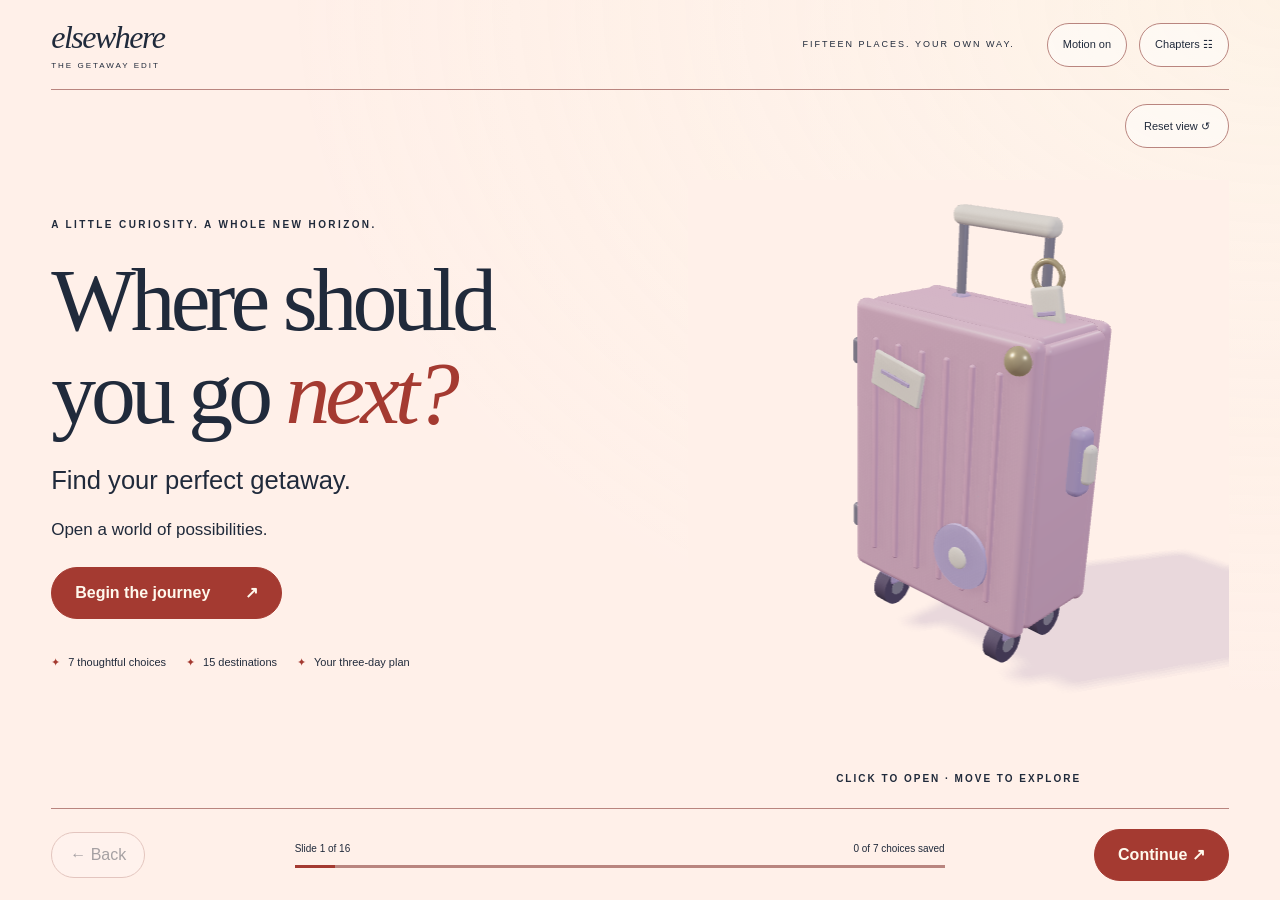
<file: index.html>
<!doctype html>
<html lang="en"><head><meta charset="utf-8"><meta name="viewport" content="width=device-width,initial-scale=1"><meta name="theme-color" content="#193B46"><meta name="description" content="Seven choices. Fifteen destinations. Find your perfect getaway in an interactive travel presentation."><title>Where Should You Go Next? — Find Your Perfect Getaway</title><link rel="icon" href="assets/illustrations/favicon.svg"><link rel="stylesheet" href="css/getaway.css"><script type="importmap">{"imports":{"three":"./prototype/vendor/three/build/three.module.js"}}</script><script defer src="prototype/matcher.js"></script><script defer src="js/getaway-core.js"></script><script defer src="js/getaway-content.js"></script><script defer src="js/scene-core.js"></script><script defer src="js/travel-models.js"></script><script defer src="prototype/destination-quality.js"></script><script defer src="js/getaway-scenes.js"></script><script defer src="js/getaway.js"></script></head>
<body><a class="skip" href="#presentation">Skip to presentation</a><div class="world" aria-hidden="true"><div id="scenery" class="scenery"></div><div id="scenery-near" class="scenery-near"></div><div class="atmosphere"></div><div class="foreground"></div></div>
<div class="app"><header class="topbar"><a class="brand" href="#slide-1">elsewhere<span>THE GETAWAY EDIT</span></a><span class="edition">FIFTEEN PLACES. YOUR OWN WAY.</span><button id="motion" aria-pressed="true">Motion on</button><button id="overview-open" aria-haspopup="dialog">Chapters <span aria-hidden="true">☷</span></button></header>
<main id="presentation">
<div id="hero" class="hero"><button id="hero-control" aria-label="Explore the 3D travel object. Drag or use arrow keys. Home resets."><canvas id="hero-canvas" aria-hidden="true"></canvas></button><span id="hero-caption">MOVE YOUR POINTER · DRAG TO EXPLORE</span><button id="hero-reset">Reset view ↺</button></div>
<section class="slide opening" data-slide="0" aria-labelledby="title-0"><p class="eyebrow">A LITTLE CURIOSITY. A WHOLE NEW HORIZON.</p><h1 id="title-0" tabindex="-1">Where should<br>you go <em>next?</em></h1><p class="lead">Find your perfect getaway.</p><p class="instruction">Open a world of possibilities.</p><button class="primary" data-next>Begin the journey <span>↗</span></button><div class="small-facts"><span>7 thoughtful choices</span><span>15 destinations</span><span>Your three-day plan</span></div></section>
<section class="slide" data-slide="1" hidden aria-labelledby="title-1"><p class="eyebrow">01 / FOLLOW YOUR CURIOSITY</p><h1 id="title-1" tabindex="-1">What moves<br><em>you?</em></h1><p class="instruction">Explore a mood. There are no wrong turns.</p><div id="moods" class="mood-tabs" role="group" aria-label="Unscored travel mood"><button data-mood="0" aria-pressed="true">Sea air</button><button data-mood="1" aria-pressed="false">City lights</button><button data-mood="2" aria-pressed="false">Wild spaces</button><button data-mood="3" aria-pressed="false">Old stories</button></div><p id="mood-caption" class="mood-caption" aria-live="polite">A slower horizon. A little salt in the air.</p><p class="fine">Just exploring — this does not score an answer.</p><button class="primary" data-next>Keep exploring ↗</button></section>
<section class="slide" data-slide="2" hidden aria-labelledby="title-2"><p class="eyebrow">02 / MAKE IT YOURS</p><h1 id="title-2" tabindex="-1">Your passport<br>to <em>somewhere new.</em></h1><p class="instruction">Seven choices make this journey yours. Start below.</p><ol class="onboarding"><li><b>01</b><span>Choose what calls you.</span></li><li><b>02</b><span>Meet your best-fit destination.</span></li><li><b>03</b><span>Explore three days, your way.</span></li></ol><details><summary>How your match works</summary><p>Your choices are compared with fifteen curated destinations using fixed, explainable scores. No live bookings or AI predictions. Answers stay in this tab unless you explicitly download them.</p></details><button class="primary" data-next>Find my getaway ↗</button></section>
<section class="slide question" data-slide="3" hidden aria-labelledby="title-3"><p class="eyebrow">QUESTION 01 / THE ESCAPE</p><h1 id="title-3" tabindex="-1">What kind of escape<br><em>calls you?</em></h1><p class="instruction">Choose one escape. Then continue.</p><fieldset class="vacation-options"><legend class="sr-only">What kind of escape calls you?</legend><div id="vacation-options"></div></fieldset><p class="answer-status" data-answer-status="vacation" role="status"></p></section>
<section class="slide question" data-slide="4" hidden aria-labelledby="title-4"><p class="eyebrow">QUESTION 02 / YOUR KIND OF DISCOVERY</p><h1 id="title-4" tabindex="-1">What <em>draws</em><br>you in?</h1><p class="instruction">Choose the stop you would visit first.</p><fieldset class="route-options"><legend class="sr-only">What draws you in?</legend><div id="interests-options"></div></fieldset><p class="answer-status" data-answer-status="interests" role="status"></p></section>
<section class="slide question" data-slide="5" hidden aria-labelledby="title-5"><p class="eyebrow">QUESTION 03 / YOUR RHYTHM</p><h1 id="title-5" tabindex="-1">A full day.<br>Or room to <em>wander?</em></h1><p class="instruction">Choose the day that feels right.</p><fieldset class="calendar-options"><legend class="sr-only">What is your holiday rhythm?</legend><div id="pace-options"></div></fieldset><p class="answer-status" data-answer-status="pace" role="status"></p></section>
<section class="slide question" data-slide="6" hidden aria-labelledby="title-6"><p class="eyebrow">QUESTION 04 / YOUR PEOPLE</p><h1 id="title-6" tabindex="-1">Who is<br>coming <em>along?</em></h1><p class="instruction">Choose your travel company.</p><fieldset class="company-options"><legend class="sr-only">Who is coming along?</legend><div id="companions-options"></div></fieldset><p class="answer-status" data-answer-status="companions" role="status"></p></section>
<section class="slide question" data-slide="7" hidden aria-labelledby="title-7"><p class="eyebrow">QUESTION 05 / LITTLE LUXURIES</p><h1 id="title-7" tabindex="-1">How would you<br>like to <em>spend?</em></h1><p class="instruction">Move the slider to choose your spending style.</p><div class="budget-rail"><label for="budget-range">Your spending style</label><input id="budget-range" type="range" min="0" max="3" step="1" value="0" aria-valuetext="No budget style selected"><p id="budget-label">Choose a style to begin.</p></div><details class="budget-alternative"><summary>Prefer buttons? Choose a spending style</summary><fieldset class="budget-options"><legend class="sr-only">How would you like to spend?</legend><div id="budget-options"></div></fieldset></details><p class="answer-status" data-answer-status="budget" role="status"></p></section>
<section class="slide question" data-slide="8" hidden aria-labelledby="title-8"><p class="eyebrow">QUESTION 06 / PACK A LITTLE PERSONALITY</p><h1 id="title-8" tabindex="-1">What goes<br>in <em>first?</em></h1><p class="instruction">Pack one travel essential.</p><p class="fine">Drag an item into the suitcase, or select it.</p><fieldset class="packing-options"><legend class="sr-only">What goes in first?</legend><div id="packing-options"></div></fieldset><div id="packing-drop" class="packing-drop" aria-label="Suitcase packing area">Drop your essential here <span aria-hidden="true">↙</span></div><p class="answer-status" data-answer-status="packing" role="status"></p></section>
<section class="slide question wide" data-slide="9" hidden aria-labelledby="title-9"><p class="eyebrow">QUESTION 07 / THE MEMORY</p><h1 id="title-9" tabindex="-1">Which moment would<br>you bring <em>home?</em></h1><p class="instruction">Choose your dream experience.</p><fieldset class="postcard-options"><legend class="sr-only">Which moment would you bring home?</legend><div id="dream-options"></div></fieldset><p class="answer-status" data-answer-status="dream" role="status"></p></section>
<section class="slide matching" data-slide="10" hidden aria-labelledby="title-10"><p class="eyebrow">YOUR CHOICES, BROUGHT TOGETHER</p><h1 id="title-10" tabindex="-1">Somewhere<br><em>is calling.</em></h1><p class="instruction" id="match-status" role="status">Comparing your preferences.</p><div class="matching-orbit" aria-hidden="true"><i></i><i></i><i></i><span>✦</span></div><button class="primary" id="reveal-now">Show my match now ↗</button></section>
<section class="slide destination wide" data-slide="11" hidden aria-labelledby="title-11"><p class="eyebrow" id="result-country"></p><h1 id="title-11" tabindex="-1"></h1><p id="result-tagline" class="lead"></p><div id="result-reasons" class="reason-chips"></div><div class="result-actions"><button id="paris-3d" hidden>Explore the imported Eiffel Tower in 3D ↗</button><button data-review>Refine my answers</button><button data-export>Export response</button></div><details class="scoring-details"><summary>Why this match?</summary><p id="result-trade"></p><p id="result-tie"></p><div id="score-breakdown"></div></details><p class="fine light">Best fit in our curated collection. Inspired travel artwork, not documentary photography.</p></section>
<section class="slide highlights wide" data-slide="12" hidden aria-labelledby="title-12"><p class="eyebrow" id="highlights-location"></p><h1 id="title-12" tabindex="-1">Three places.<br><em>Your kind of discovery.</em></h1><p class="instruction">Choose a stop to explore.</p><nav id="attraction-tabs" class="attraction-tabs" aria-label="Recommended attractions"></nav><article id="attraction-detail" class="glass-panel" aria-live="polite"></article></section>
<section class="slide itinerary wide" data-slide="13" hidden aria-labelledby="title-13"><p class="eyebrow" id="itinerary-base"></p><h1 id="title-13" tabindex="-1">Three days,<br><em>your way.</em></h1><div class="day-tabs" role="tablist" aria-label="Itinerary day"><button role="tab" id="day-tab-0" aria-controls="day-content" aria-selected="true">Day 1</button><button role="tab" id="day-tab-1" aria-controls="day-content" aria-selected="false" tabindex="-1">Day 2</button><button role="tab" id="day-tab-2" aria-controls="day-content" aria-selected="false" tabindex="-1">Day 3</button></div><article id="day-content" class="glass-panel" role="tabpanel" aria-labelledby="day-tab-0"></article><details class="all-days"><summary>Read the complete itinerary</summary><div id="all-days"></div></details></section>
<section class="slide alternatives wide" data-slide="14" hidden aria-labelledby="title-14"><p class="eyebrow">KEEP YOUR OPTIONS OPEN</p><h1 id="title-14" tabindex="-1">Two more ways<br>to <em>get away.</em></h1><p class="instruction">Compare your next-best matches.</p><div id="alternative-options" class="alternative-options"></div><article id="alternative-detail" class="glass-panel" aria-live="polite"></article><p class="fine light">Exploring another destination never changes your primary match.</p></section>
<section class="slide ending wide" data-slide="15" hidden aria-labelledby="title-15"><p class="eyebrow">THE GETAWAY EDIT / MADE FOR YOU</p><h1 id="title-15" tabindex="-1">Your next chapter<br>starts <em>here.</em></h1><p class="ending-takeaway">One destination, shaped by your choices. Three days to make it yours.</p><article id="travel-card" class="travel-card"></article><div class="card-actions"><button class="primary" id="save-card">Save travel card ↗</button><button id="save-html">Printable itinerary</button><button data-export>Export response</button><button data-review>Review answers</button><button id="restart">Restart Quiz ↻</button><button id="insights-open">Project insights</button></div></section>
</main>
<footer><button id="back">← Back</button><div class="progress-wrap"><div><span id="slide-label">Slide 1 of 16</span><span id="question-label">Your journey begins here</span></div><div id="progress" role="progressbar" aria-label="Presentation progress" aria-valuemin="1" aria-valuemax="16" aria-valuenow="1"><i></i></div></div><button class="primary" id="next">Continue ↗</button></footer></div>
<p id="notice" role="status" hidden></p><dialog id="overview" aria-labelledby="overview-title"><h2 id="overview-title">Your journey, at a glance.</h2><nav id="chapter-list"></nav><button data-close="overview">Close</button></dialog><dialog id="recovery" aria-labelledby="recovery-title"><h2 id="recovery-title">Pick up where you left off?</h2><p id="recovery-copy">Your answers are saved in this tab.</p><button id="resume" class="primary">Resume journey</button><button id="fresh">Start fresh</button></dialog><dialog id="restart-dialog" aria-labelledby="restart-title"><h2 id="restart-title">Start a new getaway?</h2><p>This resets this journey only. Your earlier project versions stay untouched.</p><button id="confirm-restart" class="primary">Start new journey</button><button data-close="restart-dialog">Keep my result</button></dialog><dialog id="insights" aria-labelledby="insights-title"><h2 id="insights-title">Behind the journey.</h2><p>Prepared synthetic demonstration — not live polling or real student preferences.</p><img id="insights-chart" src="assets/generated/getaway-demo/chart.svg" alt="Synthetic quiz results: two attempts for each of the fifteen destinations."><div id="insights-table"></div><p class="fine">Python independently validates exported answers, recomputes rankings and generates this chart. Run the documented analysis workflow on your own exports offline.</p><button data-close="insights">Close insights</button></dialog><dialog id="model-dialog" aria-labelledby="model-title"><h2 id="model-title">Paris, in three dimensions.</h2><p>Imported CC0 Eiffel Tower with an artistic silver finish and original supporting scenery.</p><button data-close="model-dialog">Return to my journey</button><canvas id="paris-canvas" tabindex="0" aria-label="Paris 3D scene. Drag or use arrow keys to adjust the camera."></canvas><p id="paris-status" role="status"></p></dialog><noscript>This experience requires JavaScript. Enable it to answer the seven questions and explore your itinerary.</noscript></body></html>
</file>
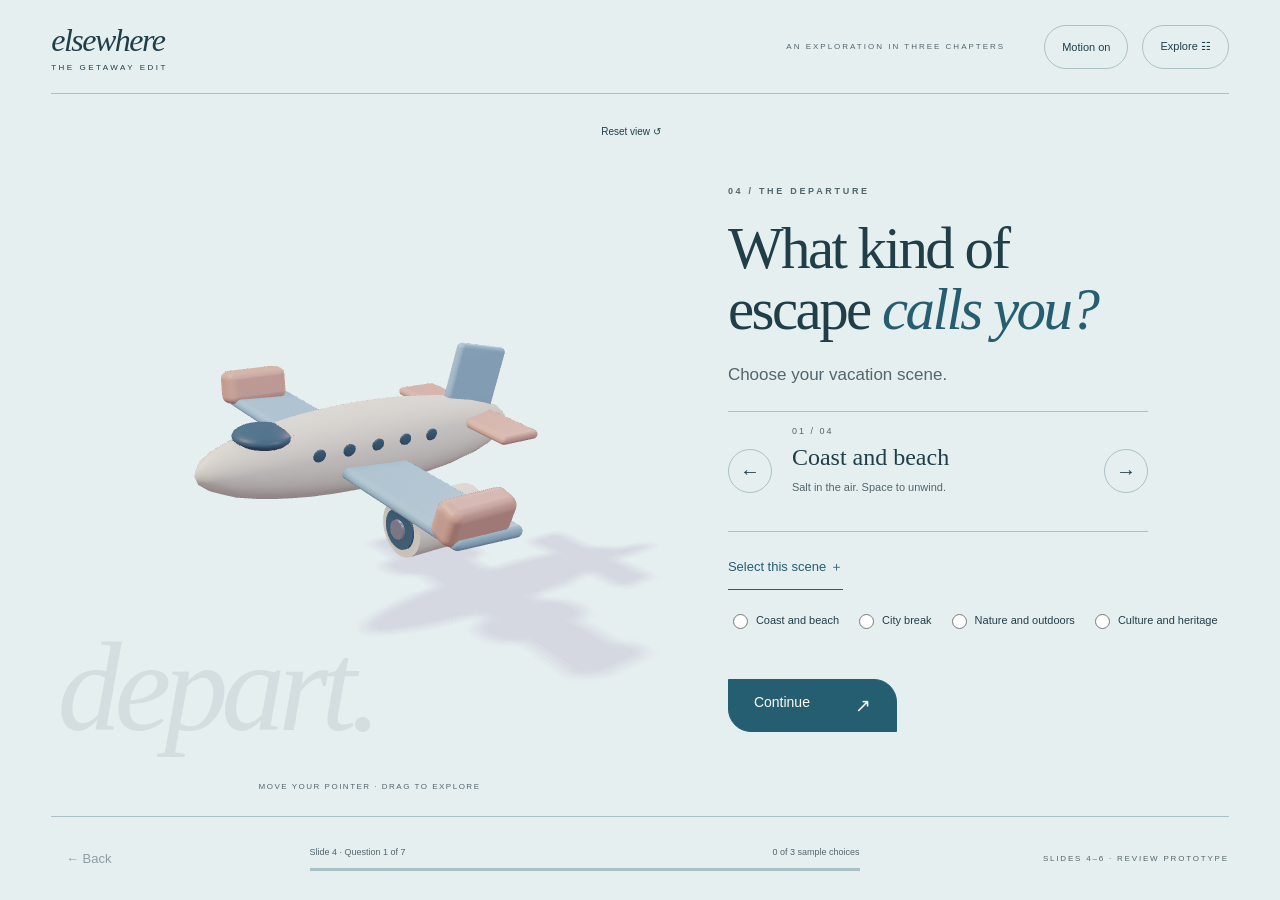
<file: prototype/index.html>
<!doctype html>
<html lang="en"><head><meta charset="utf-8"><meta name="viewport" content="width=device-width,initial-scale=1"><meta name="theme-color" content="#f7f1e6"><title>Where Should You Go Next? — Editorial prototype</title><link rel="icon" href="../assets/illustrations/favicon.svg"><link rel="stylesheet" href="prototype.css"><script src="../js/scene-core.js" defer></script><script src="../js/travel-models.js" defer></script><script src="matcher.js" defer></script><script src="scenes.js" defer></script><link rel="stylesheet" href="destination.css"><script src="destination-models.js" defer></script><script src="destination-renderer.js" defer></script><script src="destination-content.js" defer></script><script type="importmap">{"imports":{"three":"./vendor/three/build/three.module.js"}}</script><script defer src="destination-assets.js"></script><script defer src="destination-quality.js"></script><script src="destination-experience.js" defer></script><script src="app.js" defer></script></head>
<body data-step="0"><a class="skip" href="#main">Skip to question</a>
<div class="shell"><header><a href="../index.html" class="wordmark" aria-label="Return to the existing presentation">elsewhere<span>THE GETAWAY EDIT</span></a><span class="edition">AN EXPLORATION IN THREE CHAPTERS</span><button id="motion" aria-pressed="true">Motion on</button><button id="overview-open" aria-haspopup="dialog">Explore <span aria-hidden="true">☷</span></button></header>
<main id="main">
<div class="visual" id="visual"><button id="scene-control" aria-label="Explore the 3D object. Move your pointer or drag. Arrow keys rotate, Home resets."><canvas id="scene" width="900" height="720" aria-hidden="true"></canvas></button><p id="scene-fallback" role="status" hidden>3D is unavailable. All choices and navigation still work.</p><span id="scene-note">MOVE YOUR POINTER · DRAG TO EXPLORE</span><button class="scene-reset" id="scene-reset" aria-label="Reset 3D view">Reset view ↺</button><span id="visual-word" aria-hidden="true">depart.</span></div>
<section class="panel" data-panel="0" aria-labelledby="vacation-heading"><p class="kicker">04 / THE DEPARTURE</p><h1 id="vacation-heading" tabindex="-1">What kind of<br>escape <em>calls you?</em></h1><p class="instruction">Choose your vacation scene.</p>
<div class="scene-selector"><button id="scene-prev" aria-label="Preview previous vacation scene">←</button><div id="scene-preview" aria-live="polite"><small id="preview-number">01 / 04</small><strong id="preview-label">Coast and beach</strong><span id="preview-description">Salt in the air. Space to unwind.</span></div><button id="scene-next" aria-label="Preview next vacation scene">→</button></div><button class="select-scene" id="select-scene">Select this scene <span aria-hidden="true">＋</span></button>
<fieldset class="vacation-options"><legend class="sr-only">What kind of escape calls you?</legend><div id="vacation-choices"></div></fieldset><p class="answer-message" id="vacation-status" role="status"></p><button class="primary" id="vacation-next">Continue <span aria-hidden="true">↗</span></button></section>
<section class="panel" data-panel="1" aria-labelledby="interests-heading" hidden><p class="kicker">05 / YOUR KIND OF DISCOVERY</p><h1 id="interests-heading" tabindex="-1">What <em>draws</em><br>you in?</h1><p class="instruction">Choose the stop you would visit first.</p><fieldset class="route-choices"><legend class="sr-only">What draws you in?</legend><div id="interests-choices"></div></fieldset><p class="answer-message" id="interests-status" role="status"></p><button class="primary" id="interests-next">Continue <span aria-hidden="true">↗</span></button></section>
<section class="panel" data-panel="2" aria-labelledby="pace-heading" hidden><p class="kicker">06 / PACK YOUR OWN PACE</p><h1 id="pace-heading" tabindex="-1">What is your<br>holiday <em>rhythm?</em></h1><p class="instruction">Choose the day that feels right.</p><p class="interaction-hint">Drag a day-plan into the suitcase, or select it.</p><fieldset class="pace-choices"><legend class="sr-only">What is your holiday rhythm?</legend><div id="pace-choices"></div></fieldset><p class="answer-message" id="pace-status" role="status"></p><button class="primary" id="pace-next">Preview a match <span aria-hidden="true">↗</span></button></section>
<section class="result-panel" data-panel="3" aria-labelledby="result-heading" hidden><p class="kicker">DESTINATION STUDY / ISOLATED PREVIEW</p><p class="preview-disclosure">Your three choices + four disclosed sample answers. This is a prototype result, not the completed seven-question flow.</p><div class="result-title"><div><span id="country" class="kicker"></span><h1 id="result-heading" tabindex="-1"></h1><p id="destination-line"></p></div><div class="result-score"><strong id="score"></strong><span>EDITORIAL FIT POINTS<br>BEST IN OUR COLLECTION</span></div></div><div class="result-columns"><div><h2>Why here?</h2><div id="reasons"></div><p id="tradeoff"></p><h2>Three places to begin</h2><ol id="attractions"></ol><a id="source-link" target="_blank" rel="noopener noreferrer">Official destination guide ↗</a></div><div><h2>Three days, your way</h2><div class="day-tabs" role="tablist" aria-label="Itinerary day"><button id="day-0" role="tab" aria-controls="day-panel" aria-selected="true">Day 1</button><button id="day-1" role="tab" aria-controls="day-panel" aria-selected="false" tabindex="-1">Day 2</button><button id="day-2" role="tab" aria-controls="day-panel" aria-selected="false" tabindex="-1">Day 3</button></div><div id="day-panel" role="tabpanel" aria-labelledby="day-0"><h3 id="day-place"></h3><ol id="day-stops"></ol><p id="day-optional"></p><p id="day-note"></p></div></div></div>
<button id="enter-destination" class="primary scene-launch">Enter my destination ↗</button><div id="result-alternatives"></div><details id="preview-settings"><summary>Sample answers &amp; scoring details</summary><p>Slides 7–10 are not implemented here. These editable fixtures supply their approved answer mappings for demonstration only.</p><div id="fixture-controls"></div><p id="tie-note"></p><div id="score-table"></div></details><p class="content-note">A draft three-day outline, not a verified booking itinerary. Check local access, costs and travel conditions. Low-budget previews suggest surrounding areas; they do not promise free admission. Destination models are illustrative, not geographic replicas.</p><button class="primary" id="review">Refine my three choices ↗</button></section>
</main>
<footer><button id="back">← Back</button><div class="progress"><div><span id="position">Slide 4 · Question 1 of 7</span><span id="answered">0 of 3 sample choices</span></div><div class="track" role="progressbar" id="progress" aria-label="Prototype question completion" aria-valuemin="0" aria-valuemax="3" aria-valuenow="0"><i></i></div></div><span class="prototype-label">SLIDES 4–6 · REVIEW PROTOTYPE</span></footer></div>
<p id="notice" role="status" hidden></p><dialog id="overview"><h2>Choose a chapter.</h2><nav><button data-go="0">04 · Vacation</button><button data-go="1">05 · Interests</button><button data-go="2">06 · Pace</button><button data-go="3">Destination preview</button></nav><button id="overview-close">Close</button></dialog><dialog id="recovery"><h2 id="recovery-title">Pick up where you left off?</h2><p id="recovery-text">Only this prototype’s answers were saved. Your existing quiz is untouched.</p><button id="resume" class="primary">Resume prototype</button><button id="fresh">Start prototype again</button></dialog><noscript>This interactive prototype requires JavaScript. Your existing presentation remains available at the link above.</noscript>
</body></html>
</file>
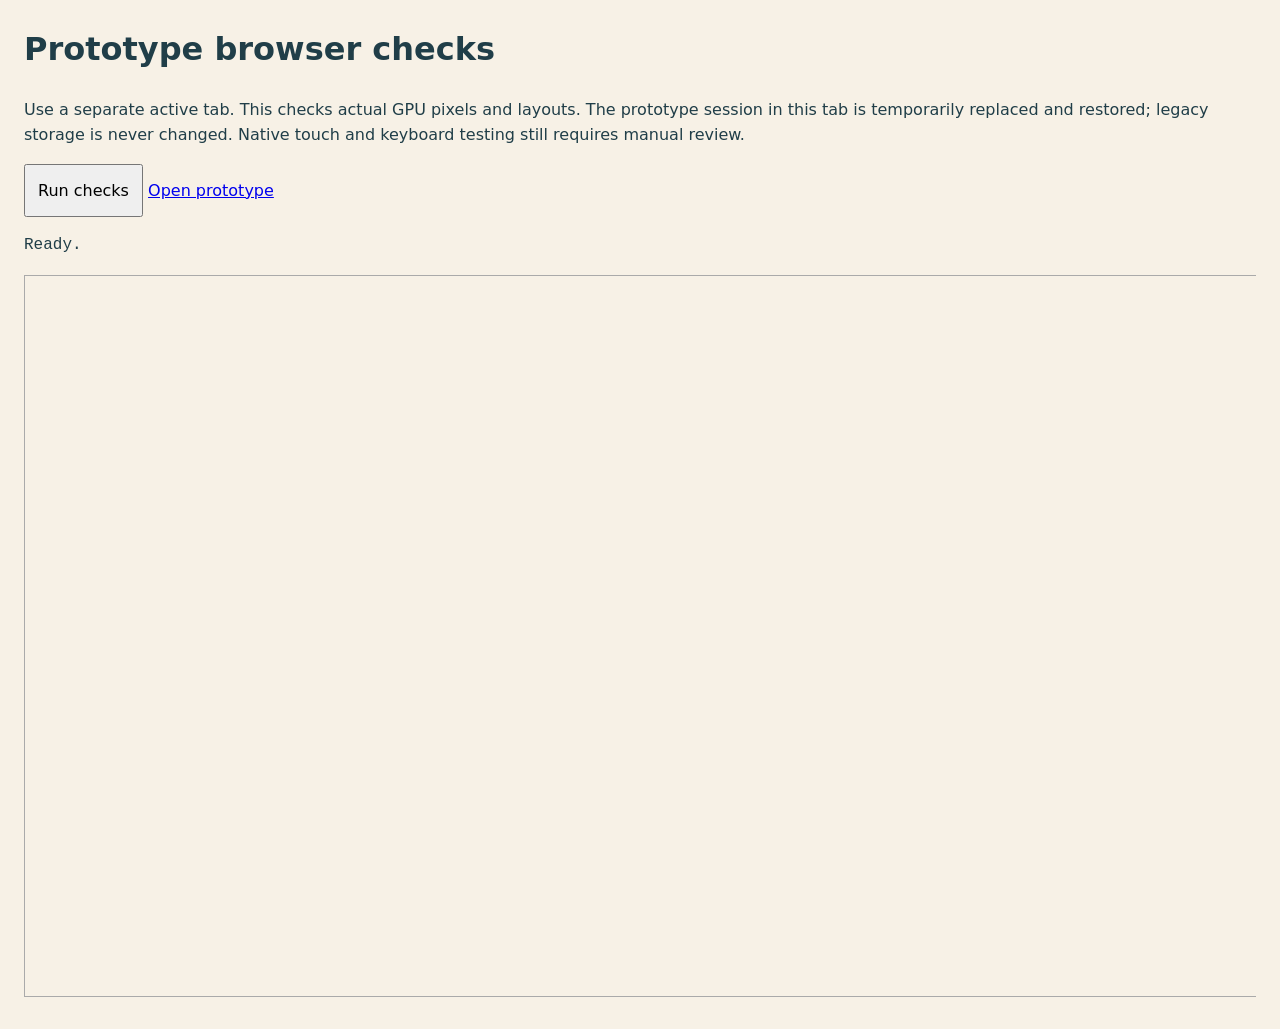
<file: prototype/checks.html>
<!doctype html><html lang="en"><head><meta charset="utf-8"><meta name="viewport" content="width=device-width,initial-scale=1"><title>Getaway prototype browser checks</title><style>body{font:16px/1.6 system-ui;background:#f7f1e6;color:#203e48;margin:24px}button{padding:12px;font:inherit}pre{white-space:pre-wrap}#wrap{overflow:auto}iframe{border:1px solid #aaa}</style></head><body><h1>Prototype browser checks</h1><p>Use a separate active tab. This checks actual GPU pixels and layouts. The prototype session in this tab is temporarily replaced and restored; legacy storage is never changed. Native touch and keyboard testing still requires manual review.</p><button id="run">Run checks</button> <a href="index.html">Open prototype</a><pre id="report" role="status">Ready.</pre><div id="wrap"><iframe id="app" title="Prototype under test" width="1280" height="720"></iframe></div><script src="checks.js"></script></body></html>
</file>
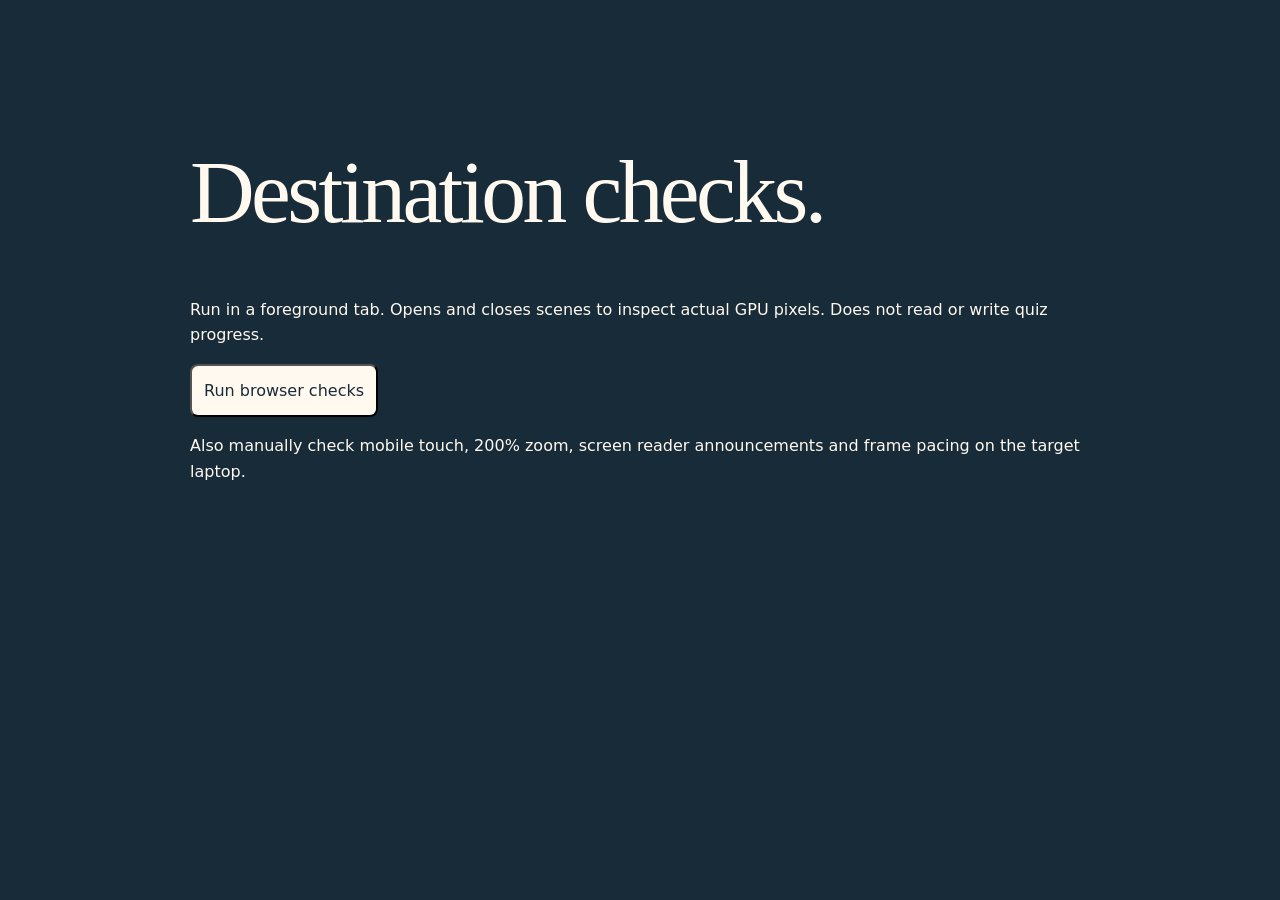
<file: prototype/destination-checks.html>
<!doctype html><html lang="en"><head><meta charset="utf-8"><meta name="viewport" content="width=device-width,initial-scale=1"><title>Destination browser checks</title><link rel="stylesheet" href="destination.css"><script defer src="../js/scene-core.js"></script><script defer src="matcher.js"></script><script defer src="destination-models.js"></script><script defer src="destination-renderer.js"></script><script defer src="destination-content.js"></script><script type="importmap">{"imports":{"three":"./vendor/three/build/three.module.js"}}</script><script defer src="destination-assets.js"></script><script defer src="destination-quality.js"></script><script defer src="destination-experience.js"></script><script defer src="destination-checks.js"></script></head><body class="scene-gallery"><main><h1>Destination checks.</h1><p>Run in a foreground tab. Opens and closes scenes to inspect actual GPU pixels. Does not read or write quiz progress.</p><button id="run">Run browser checks</button><pre id="report" role="status"></pre><p>Also manually check mobile touch, 200% zoom, screen reader announcements and frame pacing on the target laptop.</p></main></body></html>
</file>
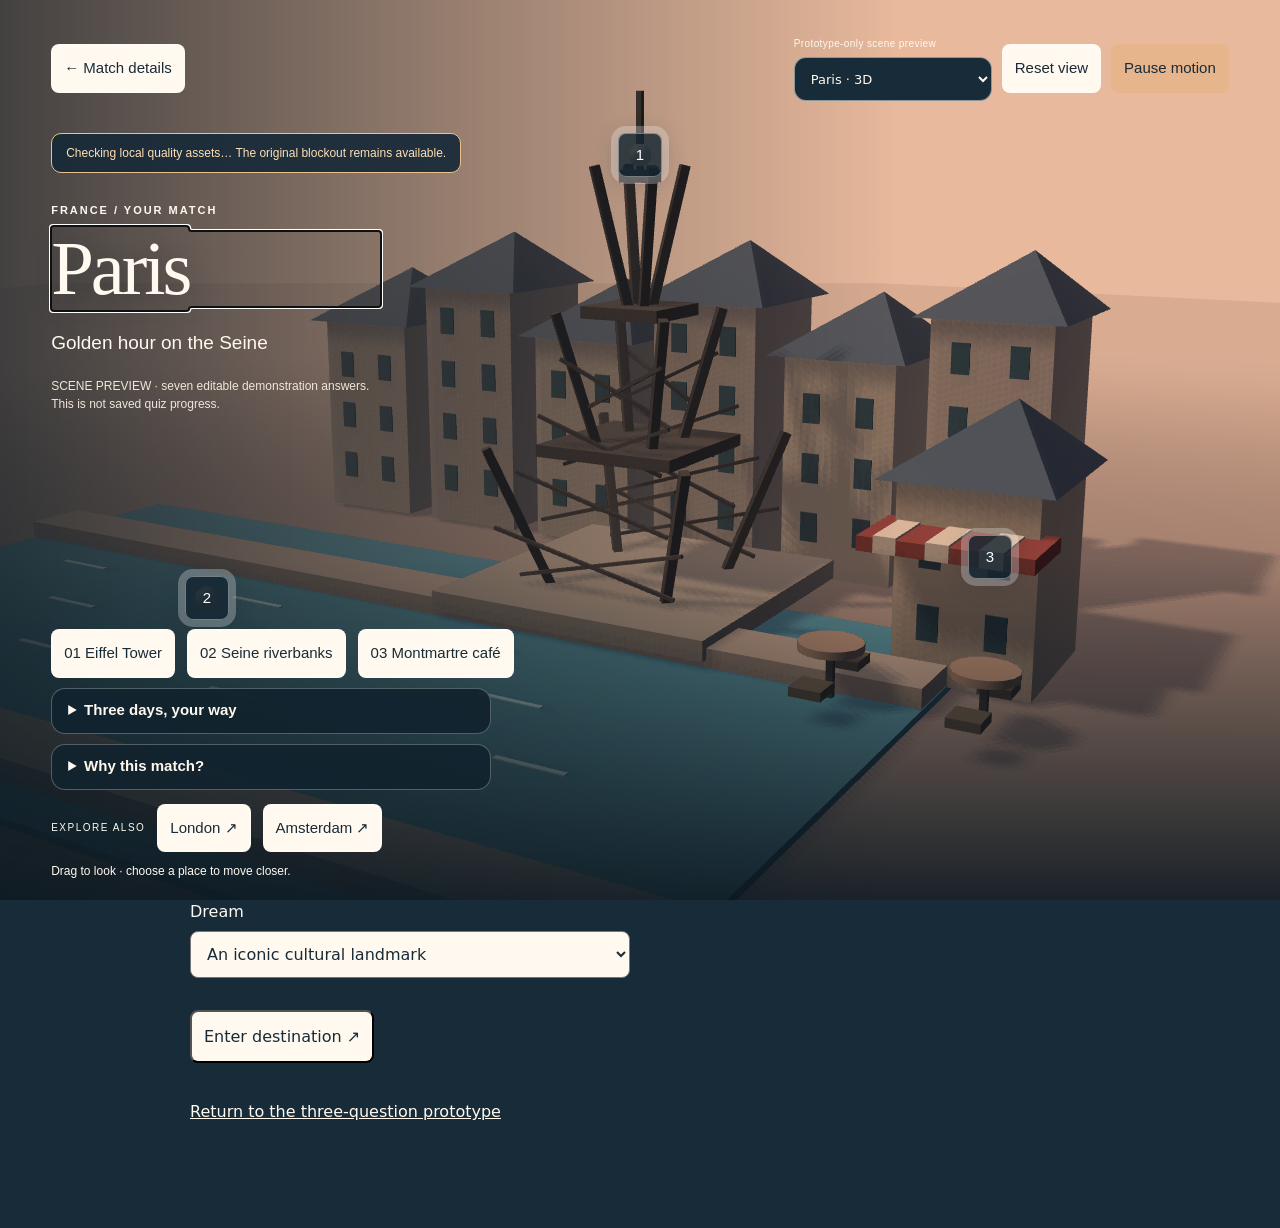
<file: prototype/destinations.html>
<!doctype html><html lang="en"><head><meta charset="utf-8"><meta name="viewport" content="width=device-width,initial-scale=1"><title>Arrive somewhere — destination scene preview</title><link rel="stylesheet" href="destination.css"><script defer src="../js/scene-core.js"></script><script defer src="matcher.js"></script><script defer src="destination-models.js"></script><script defer src="destination-renderer.js"></script><script defer src="destination-content.js"></script><script type="importmap">{"imports":{"three":"./vendor/three/build/three.module.js"}}</script><script defer src="destination-assets.js"></script><script defer src="destination-quality.js"></script><script defer src="destination-experience.js"></script><script defer src="destination-gallery.js"></script></head><body class="scene-gallery"><main><p>ELSEWHERE / THE DESTINATION STUDIES</p><h1>Arrive somewhere.</h1><p>Four immersive samples. Fifteen destinations to explore. Sample answers are editable below; this gallery never reads or changes your quiz progress.</p><nav aria-label="Immersive scene samples"><a href="?scene=paris">Paris</a><a href="?scene=tokyo">Tokyo</a><a href="?scene=bali">Bali</a><a href="?scene=swiss-alps">Swiss Alps</a></nav><p id="gallery-status" role="status">Loading local catalog…</p><label>Prototype-only destination preview (does not change quiz scoring)<select id="gallery-destination" aria-label="Destination to explore"></select></label><form id="gallery-answers" aria-label="Demonstration answers"></form><button id="gallery-open" disabled>Enter destination ↗</button><p><a href="index.html">Return to the three-question prototype</a></p></main></body></html>
</file>
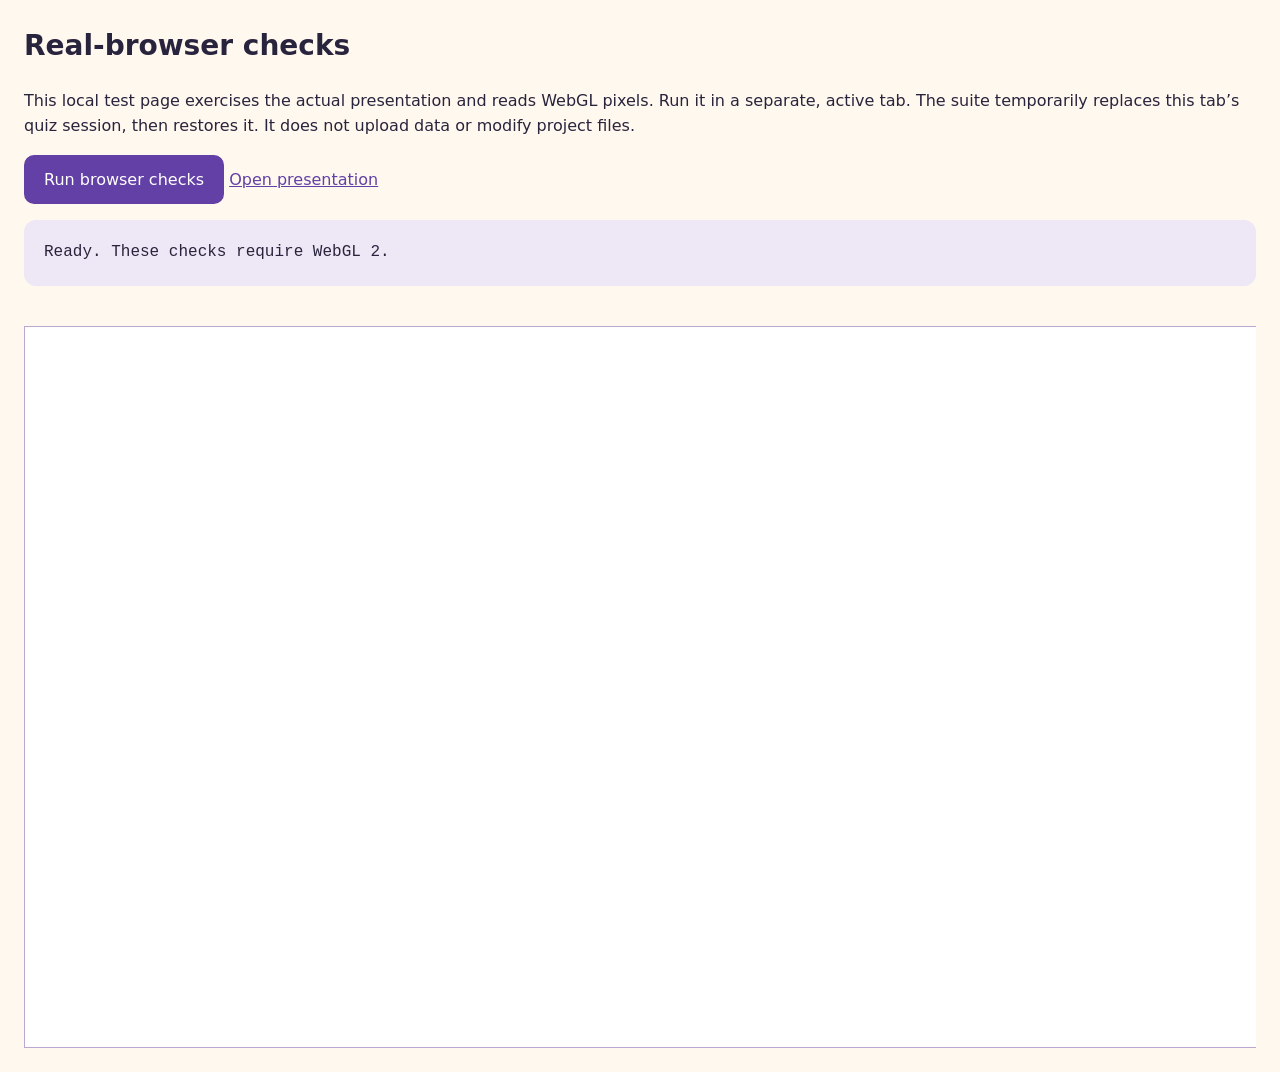
<file: tests/browser-checks.html>
<!doctype html>
<html lang="en">
<head><meta charset="utf-8"><meta name="viewport" content="width=device-width,initial-scale=1"><title>Travel presentation — browser checks</title>
<style>body{font:16px/1.6 system-ui,sans-serif;background:#fff8ee;color:#29243d;margin:24px}h1{font-size:28px}button{font:inherit;padding:12px 20px;border:0;border-radius:10px;background:#6240a5;color:white;cursor:pointer}button:disabled{opacity:.6}iframe{display:block;border:1px solid #baa8d1;margin-top:24px;background:white}pre{white-space:pre-wrap;background:#eee7f5;padding:20px;border-radius:12px}#frame-wrap{overflow:auto;max-width:100%}a{color:#6240a5}</style></head>
<body><h1>Real-browser checks</h1><p>This local test page exercises the actual presentation and reads WebGL pixels. Run it in a separate, active tab. The suite temporarily replaces this tab’s quiz session, then restores it. It does not upload data or modify project files.</p><button id="run" type="button">Run browser checks</button> <a href="../index.html">Open presentation</a><pre id="report" role="status" aria-live="polite">Ready. These checks require WebGL 2.</pre><div id="frame-wrap"><iframe id="app" title="Presentation under test" width="1280" height="720"></iframe></div><script src="browser-checks.js"></script></body>
</html>
</file>
<file: css/getaway.css>
:root{--ink:#193b46;--paper:#f6f0e5;--accent:#225f70;--line:#c6d1ce;--white:#fff9ed;--sans:"Avenir Next",Avenir,"Segoe UI",sans-serif;--serif:Georgia,"Times New Roman",serif}*{box-sizing:border-box}[hidden]{display:none!important}body{margin:0;background:var(--paper);color:var(--ink);font-family:var(--sans);line-height:1.5;-webkit-font-smoothing:antialiased}button,input,select{font:inherit}button{cursor:pointer;min-height:44px;padding:10px 18px;border:1px solid var(--line);border-radius:30px;color:inherit;background:#fff7;transition:transform .2s,background .2s}button:hover{transform:translateY(-2px);background:#fffb}button:disabled{opacity:.4;cursor:default;transform:none}a{color:inherit;text-underline-offset:4px}button:focus-visible,a:focus-visible,input:focus-visible,summary:focus-visible,canvas:focus-visible{outline:3px solid #df8a58;outline-offset:4px}h1:focus{outline:none}h1,h2,h3,p{margin-top:0}.sr-only,.skip:not(:focus){position:absolute;clip-path:inset(50%);width:1px;height:1px;overflow:hidden}.skip:focus{position:fixed;z-index:50;background:white;padding:14px}.world{position:fixed;inset:0;z-index:-2;overflow:hidden;background:#193b46}.scenery{position:absolute;inset:-4%;background-size:cover;background-position:center 43%;transform:translate(var(--px,0px),var(--py,0px)) scale(1.04);transition:background-image .3s,opacity .6s;will-change:transform;opacity:0}.atmosphere{position:absolute;inset:0;background:linear-gradient(90deg,#102d3ae6 0%,#102d3a75 43%,#102d3a10 80%),linear-gradient(0deg,#102d3ae0,transparent 45%);opacity:0;transition:opacity .5s}.foreground{position:absolute;inset:0;background:radial-gradient(ellipse at 100% 0%,#f6d59824,transparent 55%);pointer-events:none}.app{max-width:1800px;min-height:100svh;margin:auto;padding:0 clamp(20px,4vw,70px);display:flex;flex-direction:column}.topbar{height:90px;display:flex;gap:12px;align-items:center;border-bottom:1px solid var(--line)}.brand{font:italic 32px var(--serif);letter-spacing:-1.5px;margin-right:auto;text-decoration:none}.brand span{display:block;font:8px var(--sans);letter-spacing:2px;margin-top:5px}.edition{font-size:9px;letter-spacing:2px;margin-right:20px}.topbar button{font-size:11px;padding:9px 15px}.primary{background:var(--accent);border-color:var(--accent);color:var(--white);font-weight:600;padding:13px 23px}.primary:hover{background:#163e4a}.primary span{margin-left:30px}.eyebrow{font-size:10px;font-weight:650;letter-spacing:2.4px;margin-bottom:22px}.lead{font-size:clamp(20px,2vw,28px);line-height:1.4;margin-bottom:18px}.instruction{font-size:17px;margin-bottom:25px}.fine{font-size:12px;line-height:1.6;max-width:540px;opacity:.85}main{position:relative;flex:1;min-height:540px;display:grid;grid-template-columns:1.05fr .95fr;align-items:center;gap:40px}.slide{grid-column:1;grid-row:1;padding:30px 0 40px;z-index:2;min-width:0}.slide.wide{grid-column:1 / -1}.slide.entering{animation:enter .5s cubic-bezier(.2,.7,.3,1) both}.slide h1{font:400 clamp(45px,5.3vw,82px)/1.03 var(--serif);letter-spacing:-.055em;margin-bottom:24px}.slide h1 em{font-weight:400;color:var(--accent)}.opening h1{font-size:clamp(62px,7vw,110px)}.hero{grid-column:2;grid-row:1;position:relative;align-self:stretch;min-width:0;display:grid;align-content:center;z-index:1}.hero:before{content:'';position:absolute;inset:15% 0 10%;border-radius:50%;background:radial-gradient(ellipse,#e4ddd3,transparent 68%);z-index:-1}#hero-control{border:0;background:transparent;padding:0;width:100%;cursor:grab;touch-action:pan-y}#hero-control:active{cursor:grabbing}#hero-canvas{width:100%;height:clamp(370px,39vw,570px);display:block;mix-blend-mode:multiply}#hero-caption{position:absolute;bottom:8%;left:0;right:0;text-align:center;font-size:9px;letter-spacing:2px}#hero-reset{position:absolute;top:8%;right:0;font-size:11px}.small-facts{display:flex;flex-wrap:wrap;gap:20px;font-size:11px;margin-top:35px}.small-facts span:before{content:'✦';margin-right:8px;color:var(--accent)}.mood-tabs{display:flex;gap:8px;flex-wrap:wrap}.mood-tabs button[aria-pressed=true]{background:var(--accent);color:white}.mood-caption{font:26px/1.35 var(--serif);max-width:370px;margin:28px 0 14px}.onboarding{padding:0;list-style:none;margin:24px 0;max-width:420px}.onboarding li{display:flex;gap:25px;padding:14px 0;border-bottom:1px solid var(--line)}.onboarding b{color:var(--accent);font-size:12px}.slide details{max-width:560px;font-size:13px;margin:20px 0}.slide summary{cursor:pointer;min-height:44px;padding:10px 0}.slide details p{margin:8px 0 18px}fieldset{padding:0;margin:0;border:0}fieldset>div{display:grid;gap:12px}fieldset label{cursor:pointer;position:relative;border:1px solid var(--line);padding:17px 18px;display:flex;align-items:center;gap:12px;border-radius:10px;transition:transform .2s,background .2s;min-height:54px}fieldset label:hover{transform:translateY(-2px);background:#fff8}fieldset label:has(input:checked){background:var(--accent);color:white;border-color:var(--accent);box-shadow:0 5px 16px #193b4615}input[type=radio]{accent-color:var(--accent);width:17px;height:17px;flex:0 0 auto}.choice-copy{font-size:14px}.answer-status{font-size:12px;min-height:22px;margin:18px 0 0;color:var(--accent)}.carousel{display:flex;align-items:center;gap:18px;margin-bottom:15px}.carousel>button{padding:8px 15px}.carousel strong{display:block;font:29px/1.15 var(--serif)}.carousel small{display:block;letter-spacing:2px;font-size:9px;margin-bottom:7px}.select-action{border:0;border-bottom:1px solid currentColor;border-radius:0;padding:8px 0;font-size:13px;margin-bottom:20px;background:transparent}.vacation-options>div{grid-template-columns:1fr 1fr;gap:8px}.vacation-options label{border:0;padding:8px 0;min-height:40px}.vacation-options label:has(input:checked){background:transparent;color:var(--accent);box-shadow:none;font-weight:700}.route-options>div{gap:0;counter-reset:stop}.route-options label{border:0;border-bottom:1px solid var(--line);border-radius:0;padding:17px 10px;counter-increment:stop}.route-options label:before{content:'0'counter(stop);font-size:11px;letter-spacing:1px;width:36px}.route-options label:has(input:checked){background:#fff9;color:var(--accent);box-shadow:none}.calendar-options>div{grid-template-columns:1fr 1fr}.calendar-options label{display:grid;grid-template-columns:20px 1fr;gap:12px;padding:16px}.day-pattern{grid-column:1/-1;height:55px;display:flex;gap:6px;align-items:center}.day-pattern i{display:block;width:18%;height:42px;background:var(--accent);border-radius:4px;opacity:.45}.day-pattern i:nth-child(even){height:28px;opacity:.8}.calendar-options label:has(input:checked) i{background:white}.company-options>div{grid-template-columns:1fr 1fr}.company-options label{flex-direction:column;gap:15px;align-items:flex-start;min-height:125px}.seats{display:flex;gap:6px;height:30px;align-items:flex-end}.seats i{width:22px;height:25px;border:2px solid currentColor;border-radius:8px 8px 4px 4px;border-bottom-width:6px;opacity:.8}.seats i:nth-child(2n){height:30px}.budget-rail{padding:22px 0 28px}.budget-rail label{font-size:11px;text-transform:uppercase;letter-spacing:2px}.budget-rail input{display:block;width:100%;margin:25px 0;accent-color:var(--accent)}#budget-label{font:30px var(--serif);min-height:36px}.budget-options>div{grid-template-columns:1fr 1fr}.budget-options label{padding:10px}.packing-options>div{grid-template-columns:1fr 1fr}.packing-item{position:relative;border-radius:14px;touch-action:pan-y}.packing-item label{padding:20px 38px 20px 14px;min-height:90px;display:flex;flex-wrap:wrap}.packing-item .pack-icon{font:36px var(--serif);width:40px}.drag-grip{position:absolute;right:0;top:0;height:100%;border:0;background:transparent;border-radius:0;padding:8px;touch-action:none}.packing-item[data-dragging=true]{z-index:10;box-shadow:0 15px 50px #193b4633}.packing-drop{border:1px dashed var(--accent);border-radius:12px;padding:16px;margin-top:20px;font-size:13px;display:flex;justify-content:space-between}.packing-drop[data-ready=true]{background:#fff8;outline:3px solid var(--accent)}.postcard-options>div{grid-template-columns:repeat(4,1fr);gap:20px}.postcard-options label{height:225px;align-items:flex-end;overflow:hidden;background:#193b46;border:0;color:white;isolation:isolate;border-radius:6px;box-shadow:0 15px 25px #193b4620;transform:rotate(-2deg)}.postcard-options label:nth-child(2n){transform:rotate(2deg)}.postcard-options label:before{content:'';position:absolute;inset:0;background:linear-gradient(0deg,#102d3af5,transparent 80%);z-index:-1}.postcard-options label .photo{position:absolute;inset:0;background-size:cover;background-position:center;z-index:-2;transition:transform .4s}.postcard-options label:has(input:checked){outline:4px solid var(--accent);outline-offset:4px;transform:rotate(0) translateY(-8px)}.postcard-options label:hover .photo{transform:scale(1.06)}.postcard-options .choice-copy{font:23px/1.15 var(--serif)}.matching{grid-column:1/-1;text-align:center}.matching-orbit{width:130px;height:130px;border:1px solid var(--line);border-radius:50%;margin:25px auto;position:relative;display:grid;place-items:center;animation:orbit 8s linear infinite}.matching-orbit span{font-size:50px;color:var(--accent)}.matching-orbit i{position:absolute;width:12px;height:12px;background:var(--accent);border-radius:50%;top:0;left:50%}.matching-orbit i:nth-child(2){top:75%;left:3%}.matching-orbit i:nth-child(3){top:75%;left:88%}footer{display:flex;gap:25px;align-items:center;min-height:92px;border-top:1px solid var(--line);padding:18px 0}.progress-wrap{flex:1;max-width:650px;margin:auto}.progress-wrap>div:first-child{display:flex;justify-content:space-between;gap:10px;font-size:10px;margin-bottom:9px}#progress{height:3px;background:var(--line);overflow:hidden}#progress i{display:block;height:100%;background:var(--accent);transition:width .4s}body[data-scene=true]{color:var(--white);--line:#ffffff55;--accent:#f6d49b;background:#193b46}body[data-scene=true] .scenery,body[data-scene=true] .atmosphere{opacity:1}body[data-scene=true] .primary{background:#fff3de;color:#183944;border-color:#fff3de}body[data-scene=true] button:not(.primary){background:#163643bb;color:#fff9ed}body[data-scene=true] button:hover{background:#345d6ee6}body[data-scene=true] .slide{padding:32px 0}body[data-scene=true] .slide h1{font-size:clamp(52px,6.5vw,104px);max-width:1000px}body[data-scene=true] .lead{max-width:600px}.reason-chips{display:flex;gap:10px;flex-wrap:wrap;max-width:700px;margin:25px 0}.reason-chips span{border:1px solid #fff6;background:#173744bf;padding:12px 18px;border-radius:40px;font-size:13px}.result-actions{display:flex;gap:8px;flex-wrap:wrap}.result-actions button{font-size:12px}.scoring-details{background:#12303fe8;padding:0 18px;border-radius:12px}.scoring-details table{font-size:12px;width:100%;border-collapse:collapse}.scoring-details td,.scoring-details th{text-align:left;padding:6px;border-bottom:1px solid #fff3}.scoring-details #score-breakdown{max-height:250px;overflow:auto}.glass-panel{background:#12303fec;border:1px solid #ffffff45;border-radius:14px;padding:22px 26px;max-width:700px}.glass-panel h2{font:32px/1.15 var(--serif);margin-bottom:14px}.glass-panel p,.glass-panel li{font-size:14px}.glass-panel p:last-child{margin-bottom:0}.glass-panel .access-note{font-size:11px;color:#e0ded2}.glass-panel ol{padding-left:20px}.glass-panel li{padding:5px 0}.attraction-tabs,.day-tabs{display:flex;gap:10px;flex-wrap:wrap;margin:20px 0}.attraction-tabs button[aria-pressed=true],.day-tabs button[aria-selected=true]{background:#fff0d8!important;color:#183944!important}.all-days{background:#12303fea;padding:0 16px;border-radius:12px}.all-days>div{max-height:250px;overflow:auto}.all-days h3{font:24px var(--serif)}.alternative-options{display:grid;grid-template-columns:1fr 1fr;gap:20px;max-width:850px;margin:25px 0}.alternative-options button{position:relative;height:150px;border-radius:12px;overflow:hidden;isolation:isolate;font:32px var(--serif);text-align:left;display:flex;align-items:flex-end;border:1px solid #fff8}.alternative-options button:before{content:'';position:absolute;inset:0;background:linear-gradient(0deg,#12303fe6,transparent);z-index:-1}.alternative-options button .photo{position:absolute;inset:0;background-size:cover;background-position:center;z-index:-2}.alternative-options button[aria-pressed=true]{outline:3px solid #f6d49b}.travel-card{max-width:750px;background:#f8f0e0;color:#173641;border-radius:12px;padding:25px 30px;box-shadow:0 20px 60px #102d3a30}.travel-card h2{font:44px var(--serif);margin-bottom:8px}.travel-card>p{font-size:13px}.card-days{display:grid;grid-template-columns:repeat(3,1fr);gap:20px;border-top:1px solid #b8c2bc;padding-top:16px}.card-days h3{font:21px var(--serif);margin-bottom:8px}.card-days p{font-size:12px}.card-actions{display:flex;gap:8px;flex-wrap:wrap;max-width:850px;margin-top:20px}.card-actions button{font-size:12px}body[data-scene=true] .ending h1{font-size:clamp(42px,4.5vw,65px)}#notice{position:fixed;bottom:95px;left:50%;transform:translateX(-50%);max-width:90vw;background:#173641;color:white;border-radius:10px;padding:12px 20px;font-size:13px;z-index:40}dialog{width:min(650px,calc(100% - 30px));max-height:88dvh;overflow:auto;background:#f7f0e3;color:#193b46;border:0;border-radius:16px;padding:30px;box-shadow:0 30px 90px #0006}dialog::backdrop{background:#102d3aaa}dialog h2{font:38px/1.1 var(--serif);letter-spacing:-1px}dialog button{margin:4px}#chapter-list{display:grid;grid-template-columns:1fr 1fr;gap:8px;margin:20px 0}#chapter-list button{text-align:left;font-size:12px}#insights{width:min(850px,95vw)}#insights-chart{width:100%;height:auto}#insights-table table{border-collapse:collapse;width:100%;font-size:12px}#insights-table td,#insights-table th{padding:6px;text-align:left;border-bottom:1px solid #c7d1ce}#model-dialog{width:95vw;height:92dvh}#paris-canvas{width:100%;height:65dvh;display:block;touch-action:none}#paris-status{font-size:12px;margin-top:10px}body[data-step="4"],body[data-step="6"]{--paper:#f4e1d4;--accent:#8e4e34;--line:#d7b6a1}body[data-step="5"]{--paper:#f3ebd5;--accent:#6c6340;--line:#d2c9a7}body[data-step="7"]{--paper:#dcebe4;--accent:#286960;--line:#abc6bb}body[data-step="8"]{--paper:#e1ebee;--accent:#285d74;--line:#a8c3cb}body:not([data-scene=true]) .world{background:var(--paper)}@keyframes enter{from{opacity:0;transform:translateY(16px)}to{opacity:1;transform:none}}@keyframes orbit{to{transform:rotate(360deg)}}
@media(max-width:1000px){.edition{display:none}.app{padding:0 25px}.topbar{height:80px}main{gap:20px;min-height:550px}.slide h1{font-size:49px}.postcard-options>div{gap:12px}.postcard-options label{height:210px}.postcard-options .choice-copy{font-size:20px}.hero #hero-canvas{height:420px}.card-days{gap:12px}}
@media(max-width:760px){.topbar{gap:7px}.topbar button{font-size:10px;padding:8px 10px}.brand{font-size:28px}.app{padding:0 20px}main{display:block;min-height:0}.hero{height:240px;position:relative;margin:10px -15px 0}.hero #hero-canvas{height:250px}.hero #hero-caption{bottom:0;font-size:8px}#hero-reset{top:10px;font-size:10px}.slide{padding:25px 0 35px}.slide h1,.opening h1{font-size:clamp(42px,10vw,65px)}.slide h1 br{display:none}.eyebrow{font-size:8px;margin-bottom:18px}.instruction{font-size:15px;margin-bottom:22px}.small-facts{gap:12px}.postcard-options>div{grid-template-columns:1fr 1fr;gap:15px}.postcard-options label{height:175px}.postcard-options .choice-copy{font-size:20px}.budget-options label{padding:10px}.choice-copy{font-size:12px}footer{gap:10px;min-height:85px;position:relative}footer>button{padding:10px 12px;font-size:12px}.progress-wrap>div:first-child{font-size:8px;display:block}.progress-wrap>div:first-child span{display:block}body[data-scene=true] .slide h1{font-size:clamp(47px,11vw,75px)}body[data-scene=true] .slide{padding:40px 0}.atmosphere{background:linear-gradient(90deg,#102d3ae0,#102d3a45),linear-gradient(0deg,#102d3af0,transparent)}.glass-panel{padding:19px}.glass-panel h2{font-size:28px}.alternative-options{gap:12px}.alternative-options button{height:150px;font-size:27px;padding:14px}.card-days{grid-template-columns:1fr;gap:8px}.travel-card{padding:20px}.card-days p{margin-bottom:8px}.ending .card-actions button{flex:1 1 45%}.day-tabs button{flex:1}#chapter-list{grid-template-columns:1fr}.matching{min-height:520px;display:flex;flex-direction:column;align-items:center;justify-content:center}.scoring-details{max-width:100%}}
@media(prefers-reduced-motion:reduce){*,*:before,*:after{animation:none!important;transition:none!important;scroll-behavior:auto!important}.scenery{transform:none!important}}html[data-motion=off] *{animation:none!important;transition:none!important}html[data-motion=off] .scenery{transform:none!important}
@media print{.topbar,footer,button,.world,.hero,.slide:not(.ending),dialog{display:none!important}.slide.ending{display:block!important}.slide.ending h1,.slide.ending>.eyebrow{display:none}.travel-card{box-shadow:none;color:black;background:white;max-width:none}.app{padding:0}body{background:white}}
/* Lightweight atmosphere; the scenery is illustrative imagery, not a simulated 3D world. */
.scenery{transition:background-position .65s ease,transform .35s ease,opacity .6s}
body[data-scene=true] .foreground{animation:travel-light 14s ease-in-out infinite alternate}
@keyframes travel-light{from{opacity:.55;transform:translateX(-1%)}to{opacity:1;transform:translateX(1%)}}
@media(prefers-reduced-motion:reduce){body[data-scene=true] .foreground{animation:none}}

/* Vibrant editorial redesign: one answer surface, seven compositions. */
body{--ink:#202a3b;--paper:#fff0e9;--accent:#a43a31;--line:#b9857f}
body[data-step="0"]{--paper:#fff0e9;--accent:#a43a31}
body[data-step="1"]{--paper:#d7f6ef;--accent:#00675e}
body[data-step="2"]{--paper:#e4e5ff;--accent:#5440a0}
body[data-step="3"]{--paper:#ffe0d6;--accent:#a13024;--line:#c18a7a}
body[data-step="4"]{--paper:#cff4ef;--accent:#005d56;--line:#7ab9ae}
body[data-step="5"]{--paper:#fff0ac;--accent:#66500b;--line:#bca448}
body[data-step="6"]{--paper:#def0ff;--accent:#22539a;--line:#8caed1}
body[data-step="7"]{--paper:#ffdce9;--accent:#962752;--line:#ca8ca3}
body[data-step="8"]{--paper:#ddf2dc;--accent:#246039;--line:#8eb595}
body[data-step="9"]{--paper:#e8dcff;--accent:#57318c;--line:#ae91cf}
body[data-step="10"]{--paper:#d7f6ef;--accent:#00675e}
body:not([data-scene=true]) .world{background:radial-gradient(ellipse at 95% 8%,#ffffff88,transparent 55%),var(--paper)}
.question h1{font-size:clamp(52px,6vw,88px);line-height:1.02;letter-spacing:-.045em;font-weight:500;max-width:900px}
.question .instruction{font-size:19px;font-weight:500;margin-bottom:28px}
.question .eyebrow{font-size:11px;letter-spacing:2px;font-weight:800}
.question fieldset label{min-height:70px;padding:20px;border-width:2px;border-radius:16px;background:#ffffff70}
.question .choice-copy{font-size:clamp(17px,1.6vw,22px);font-weight:650;line-height:1.25}
.question input[type=radio]{width:22px;height:22px;accent-color:var(--accent)}
.question fieldset label:has(input:checked){background:var(--accent);color:#fff;border-color:var(--accent);outline:3px solid var(--accent);outline-offset:4px;box-shadow:0 10px 25px #19283b20}
.question fieldset label:has(input:checked):after{content:'✓';position:absolute;top:12px;right:12px;display:grid;place-items:center;width:27px;height:27px;background:white;color:var(--accent);border-radius:50%;font-size:18px;font-weight:800}
.answer-status{font-size:14px;font-weight:650;margin-top:24px}
.hero:before{background:none}.hero #hero-canvas{height:clamp(390px,42vw,620px)}
#hero-reset{top:2%}#hero-caption{bottom:3%;font-size:10px;font-weight:650}
body[data-step="2"] main{grid-template-columns:.9fr 1.1fr;gap:20px}
body[data-step="2"] .hero{grid-column:1}body[data-step="2"] .slide{grid-column:2}
body[data-step="2"] .onboarding li{padding:12px 0;font-size:17px}body[data-step="2"] .onboarding b{font-size:19px}
/* Q1: a single panoramic choice strip below an airborne hero. */
body[data-step="3"] main{display:block}
body[data-step="3"] .hero{position:absolute;right:-2%;top:0;width:38%;height:280px}
body[data-step="3"] #hero-canvas{height:280px}body[data-step="3"] #hero-caption{display:none}
body[data-step="3"] .slide h1{max-width:68%}
.vacation-options>div{grid-template-columns:repeat(4,1fr);gap:18px}
.question .vacation-options label{height:230px;align-items:flex-end;position:relative;overflow:hidden;isolation:isolate;border:2px solid #fff;background:#173641;color:white;padding:20px}
.vacation-options .photo{position:absolute;inset:0;background-size:cover;background-position:center;z-index:-2;transition:transform .4s}
.vacation-options label:before{content:'';position:absolute;inset:0;background:linear-gradient(0deg,#102032f5,transparent 95%);z-index:-1}
.vacation-options label:hover .photo{transform:scale(1.07)}
.question .vacation-options label:has(input:checked){background:#173641;color:white;transform:translateY(-6px)}
/* Q2: reverse editorial split, numbered route stops. */
body[data-step="4"] main{grid-template-columns:.9fr 1.1fr}
body[data-step="4"] .hero{grid-column:1}body[data-step="4"] .slide{grid-column:2}
.route-options>div{gap:12px}.question .route-options label{border:0;border-bottom:2px solid var(--line);border-radius:0;background:transparent;padding:19px 48px 19px 12px}
.route-options label:before{font:28px Georgia;width:40px;color:var(--accent)}
.question .route-options label:has(input:checked):before{color:white}
/* Q3: centered question and a four-day visual calendar. */
body[data-step="5"] main{display:block}
body[data-step="5"] .slide{text-align:center}
body[data-step="5"] .slide h1{margin:0 auto 24px;max-width:75%}
body[data-step="5"] .hero{position:absolute;right:-20px;top:-5px;width:23%;height:230px;pointer-events:none;opacity:.85}
body[data-step="5"] #hero-canvas{height:230px}body[data-step="5"] #hero-reset,body[data-step="5"] #hero-caption{display:none}
.calendar-options>div{grid-template-columns:repeat(4,1fr);gap:18px;margin-top:40px}
.question .calendar-options label{min-height:210px;text-align:left;align-content:start;padding:24px}
.day-pattern{height:90px;margin-bottom:10px}.day-pattern i{height:70px;width:19%}.day-pattern i:nth-child(even){height:44px}
/* Q4: seating tickets, offset in a loose group. */
body[data-step="6"] main{grid-template-columns:1.15fr .85fr}
.company-options>div{gap:18px}.question .company-options label{min-height:155px;padding:22px 45px 22px 20px}
.company-options label:nth-child(even){transform:translateY(12px)}
.seats{height:38px}.seats i{width:28px;height:32px}.seats i:nth-child(2n){height:38px}
/* Q5: a bold spending dial on the right; optional accessible alternative is collapsed. */
body[data-step="7"] main{grid-template-columns:.8fr 1.2fr}
body[data-step="7"] .hero{grid-column:1}body[data-step="7"] .slide{grid-column:2}
.budget-rail{background:#fff8;border-radius:28px;padding:30px;border:2px solid var(--line);box-shadow:10px 10px 0 #96275212}
.budget-rail label{font-size:13px;font-weight:700}.budget-rail input{height:32px;margin:25px 0;cursor:pointer}
#budget-label{font-size:34px;line-height:1.2;margin-bottom:0}
.budget-alternative{margin:12px 0!important}.budget-alternative summary{font-size:14px}
/* Q6: packing desk; large suitcase paired with tactile item tags. */
body[data-step="8"] main{grid-template-columns:1fr 1fr}
.question .packing-item label{min-height:110px;padding-right:44px;border-radius:22px}
.packing-item:nth-child(2){transform:rotate(2deg)}.packing-item:nth-child(3){transform:rotate(-2deg)}
.packing-drop{min-height:70px;align-items:center;font-size:17px;border:2px dashed var(--accent);background:#fff5}
/* Q7: full-width memory wall. */
body[data-step="9"] .slide{text-align:center}body[data-step="9"] h1{margin-left:auto;margin-right:auto}
.postcard-options>div{gap:25px;margin-top:35px}.question .postcard-options label{height:300px;padding:24px;align-items:flex-end;border:3px solid white;border-radius:8px}
.question .postcard-options .choice-copy{font:30px/1.12 Georgia;text-align:left}
.question .postcard-options label:has(input:checked){background:#173641}
/* Destination imagery: distant layer, masked near layer and light moving independently. */
.world{perspective:1100px}
.scenery,.scenery-near{inset:-7%;background-size:cover;background-position:center 43%;transform:translate3d(var(--px,0px),var(--py,0px),0) rotateX(var(--rx,0deg)) rotateY(var(--ry,0deg)) scale(1.03);transition:transform .6s ease-out,opacity .7s,background-position .65s;will-change:transform}
.scenery-near{position:absolute;opacity:0;pointer-events:none;mask-image:linear-gradient(to bottom,transparent 48%,#0009 78%,#000 100%);-webkit-mask-image:linear-gradient(to bottom,transparent 48%,#0009 78%,#000 100%)}
body[data-scene=true] .scenery-near{opacity:1}
body[data-scene=true] .world{animation:arrival-push 1.6s cubic-bezier(.2,.7,.2,1) both}
body[data-scene=true] .atmosphere{background:linear-gradient(90deg,#0a1d31ed 0%,#0a1d31b0 45%,#0a1d3120 100%),linear-gradient(0deg,#0a1d31ee,transparent 65%)}
body[data-scene=true] .topbar,body[data-scene=true] footer{background:#0a1d315c}
body[data-scene=true] .glass-panel,body[data-scene=true] .scoring-details,body[data-scene=true] .all-days{background:#102539f5;border-color:#ffffff70}
body[data-scene=true] .slide h1{text-shadow:0 3px 24px #0006}
body[data-scene=true] .fine{opacity:1}
@keyframes arrival-push{from{scale:1.08}to{scale:1}}
@media(max-width:1000px){.question h1{font-size:56px}.question .choice-copy{font-size:17px}.vacation-options>div{gap:12px}.question .vacation-options label{height:210px;padding:15px}.question .postcard-options .choice-copy{font-size:24px}.question .postcard-options label{height:250px}.calendar-options>div{gap:12px}.question .calendar-options label{padding:17px}.company-options>div{gap:12px}}
@media(max-width:760px){body[data-step] main{display:flex;flex-direction:column;gap:0;align-items:stretch}body[data-step] .hero{position:relative;order:2;right:auto;top:auto;width:100%;height:260px;margin:0;opacity:1;pointer-events:auto}body[data-step] .slide{order:1;width:100%;text-align:left}body[data-step] .hero #hero-canvas{height:260px}body[data-step="2"] .hero{height:320px}body[data-step="2"] .hero #hero-canvas{height:320px}body[data-step] .slide h1{max-width:100%;font-size:clamp(44px,10.5vw,67px);margin-bottom:22px}.question .instruction{font-size:17px}.vacation-options>div,.calendar-options>div{grid-template-columns:1fr 1fr;gap:16px}.question .vacation-options label{height:185px}.question .calendar-options label{min-height:160px}.calendar-options>div{margin-top:20px}.day-pattern{height:60px}.day-pattern i{height:48px}.question .postcard-options label{height:220px}.question .postcard-options .choice-copy{font-size:25px}.question .choice-copy{font-size:17px}.question .company-options label{min-height:150px}.company-options label:nth-child(even){transform:none}.question .packing-item label{padding:16px 32px 16px 12px}.budget-rail{padding:24px}.scenery-near{mask-image:linear-gradient(transparent 65%,#0009);-webkit-mask-image:linear-gradient(transparent 65%,#0009)}body[data-scene=true] .atmosphere{background:linear-gradient(90deg,#0a1d31ed,#0a1d3180),linear-gradient(0deg,#0a1d31ee,transparent)}body[data-step="5"] #hero-reset{display:block}}
@media(prefers-reduced-motion:reduce){.world,.scenery,.scenery-near,.foreground{animation:none!important;transform:none!important;scale:1!important;will-change:auto}}
html[data-motion=off] .world,html[data-motion=off] .scenery,html[data-motion=off] .scenery-near{animation:none!important;transform:none!important;scale:1!important;will-change:auto}

/* Final submission polish. Presentation-only; no transition or quiz-state hooks. */
/* Small compositor transforms keep landmarks stable; no filters or extra assets. */
.scenery,.scenery-near{
  inset:-3.5%;
  transform:translate3d(calc(var(--px,0px) * .45),calc(var(--py,0px) * .45),0)
    rotateX(calc(var(--rx,0deg) * .28)) rotateY(calc(var(--ry,0deg) * .28)) scale(1.015);
  transition:transform .95s cubic-bezier(.2,.65,.25,1),opacity .8s,background-position .65s;
  backface-visibility:hidden;
}
/* A faint edge layer avoids doubled architecture from a full-strength duplicate. */
.scenery-near{
  mask-image:linear-gradient(155deg,transparent 72%,#0006 92%,#000 100%);
  -webkit-mask-image:linear-gradient(155deg,transparent 72%,#0006 92%,#000 100%);
}
body[data-scene=true] .scenery-near{opacity:.18}
body[data-scene=true] .world{animation:destination-breathe 12s cubic-bezier(.16,.5,.35,1) both}
body[data-scene=true] .foreground{animation:destination-light 18s ease-in-out 2 alternate;opacity:.5}
@keyframes destination-breathe{from{scale:1}to{scale:1.012}}
@keyframes destination-light{from{opacity:.3;transform:translate3d(-.4%,0,0)}to{opacity:.55;transform:translate3d(.4%,0,0)}}
/* The picture and editorial copy arrive independently, without delaying controls. */
.destination.entering,.highlights.entering,.ending.entering{animation:none}
.destination.entering>.eyebrow{animation:editorial-arrive .6s ease-out both}
.destination.entering>h1{animation:editorial-arrive .8s cubic-bezier(.16,.7,.3,1) .06s both}
.destination.entering>.lead,.destination.entering>.reason-chips{animation:editorial-arrive .75s ease-out .14s both}
.highlights.entering>h1,.highlights.entering>.attraction-tabs{animation:editorial-arrive .65s ease-out both}
.highlights.entering>.glass-panel{animation:editorial-arrive .7s ease-out .1s both}
.ending.entering>h1,.ending.entering>.travel-card{animation:editorial-arrive .75s ease-out both}
@keyframes editorial-arrive{from{opacity:0;transform:translate3d(0,12px,0)}to{opacity:1;transform:translate3d(0,0,0)}}
body[data-scene=true] .glass-panel{box-shadow:0 12px 35px #08162725}
.glass-panel p,.glass-panel li{line-height:1.65}
.reason-chips{gap:12px}.reason-chips span{line-height:1.5}
.attraction-tabs button,.day-tabs button{line-height:1.35;padding:12px 18px}
.question fieldset label:focus-within{outline:3px solid var(--accent);outline-offset:5px}
/* A magazine closing page: destination, personal reasons, then the three-day edit. */
body[data-scene=true] .ending{max-width:1120px;padding:36px 0 42px}
body[data-scene=true] .ending h1{font-size:clamp(46px,5.2vw,76px);line-height:1.03;margin-bottom:18px}
.ending>.eyebrow{letter-spacing:3px;margin-bottom:20px}
.ending-takeaway{max-width:600px;font-size:17px;line-height:1.6;margin-bottom:26px;color:#fff4df}
.ending .travel-card{max-width:900px;border-radius:3px;border-top:5px solid #dab780;padding:28px 34px;background:#fff8eb;box-shadow:0 15px 45px #08162730}
.ending .travel-card h2{font-size:clamp(36px,4vw,54px);letter-spacing:-.035em;line-height:1.1;margin-bottom:12px}
.ending .travel-card>p{font-size:16px;line-height:1.5;color:#364d57;margin-bottom:22px}
.ending .card-days{gap:28px;padding-top:22px;border-top-color:#b5b9ac}
.ending .card-days h3{font:700 11px/1.4 var(--sans);letter-spacing:2px;text-transform:uppercase;color:#6d5835;margin-bottom:12px}
.ending .card-days p:first-of-type{font:23px/1.18 var(--serif);color:#193b46;margin-bottom:10px}
.ending .card-days p{font-size:13px;line-height:1.6}
.ending .card-actions{max-width:900px;gap:10px;margin-top:24px;align-items:center}
.ending .card-actions button{padding:12px 17px;min-height:46px}
body[data-scene=true] .ending #restart{border:2px solid #f6d49b;background:#f6d49b;color:#193b46;font-weight:750;box-shadow:0 5px 18px #0002}
body[data-scene=true] .ending #restart:hover{background:#ffe7ba}
@media(max-width:760px){
  body[data-scene=true] .ending{padding:32px 0}
  .ending .travel-card{padding:24px 22px}
  .ending .card-days{gap:20px}
  .ending .card-days section+section{border-top:1px solid #d8d7cd;padding-top:18px}
  .ending-takeaway{font-size:16px;margin-bottom:22px}
  .ending .card-actions button{flex:1 1 45%}
  .ending .card-actions #restart{flex-basis:100%}
  .scenery-near{display:none} /* Avoid mobile duplicate-layer compositing cost. */
}
@media(prefers-reduced-motion:reduce){
  .world,.scenery,.scenery-near,.foreground,.slide.entering>*{animation:none!important;transform:none!important;scale:1!important;transition:none!important;will-change:auto}
}
html[data-motion=off] .world,html[data-motion=off] .scenery,html[data-motion=off] .scenery-near,html[data-motion=off] .foreground,html[data-motion=off] .slide.entering>*{animation:none!important;transform:none!important;scale:1!important;transition:none!important;will-change:auto}
@media print{.ending-takeaway{display:none}.ending .travel-card{border:0;box-shadow:none}}
</file>
<file: prototype/prototype.css>
:root{--paper:#e6eff0;--ink:#203e48;--accent:#245e70;--muted:#52666c;--line:#aac2c6;--coral:#d88e72;--sans:"Avenir Next",Avenir,"Segoe UI",sans-serif;--serif:Georgia,"Times New Roman",serif}*{box-sizing:border-box}[hidden]{display:none!important}body{margin:0;background:var(--paper);color:var(--ink);font-family:var(--sans);-webkit-font-smoothing:antialiased}body[data-step="1"]{--paper:#f5e7d9;--accent:#954b32;--line:#d2ad96;--muted:#745a4d;--ink:#513b32}body[data-step="2"]{--paper:#f3ebdc;--accent:#24645f;--line:#adc4b6;--muted:#52695f;--ink:#294a42}body[data-step="3"]{--paper:#f7f1e6;--accent:#245e70;--line:#b9cac8;--muted:#52666c;--ink:#203e48}button,input,select{font:inherit}button,a,label,select{touch-action:manipulation}button{color:inherit;cursor:pointer}button:disabled{opacity:.45;cursor:default}a{color:inherit;text-underline-offset:4px}button:focus-visible,a:focus-visible,select:focus-visible,summary:focus-visible{outline:3px solid var(--accent);outline-offset:5px}h1:focus{outline:none}h1,h2,h3,p{margin-top:0}.shell{max-width:1680px;margin:auto;padding:0 clamp(20px,4vw,68px);min-height:100svh;display:flex;flex-direction:column}header{height:94px;display:flex;align-items:center;gap:14px;border-bottom:1px solid var(--line)}.wordmark{font:italic 32px var(--serif);letter-spacing:-1.5px;text-decoration:none;margin-right:auto}.wordmark span{display:block;font:8px var(--sans);letter-spacing:2.5px;margin-top:4px}.edition{font-size:8px;letter-spacing:2px;margin-right:25px;color:var(--muted)}header button,.scene-reset{border:1px solid var(--line);background:transparent;border-radius:30px;padding:12px 17px;font-size:11px;min-height:44px}header button:hover{background:#ffffff50}main{flex:1;min-height:565px;position:relative;display:grid;grid-template-columns:1.1fr .9fr;align-items:center;gap:20px}.panel{grid-column:2;grid-row:1;z-index:2;padding:38px 0 30px 20px;pointer-events:none}.panel>*{pointer-events:auto}.kicker{font-size:9px;letter-spacing:2.7px;font-weight:650;color:var(--muted);margin-bottom:22px}h1{font:400 clamp(44px,4.6vw,70px)/1.04 var(--serif);letter-spacing:-2.5px;margin-bottom:22px}h1 em{font-weight:400;color:var(--accent)}.instruction{font-size:17px;line-height:1.5;color:var(--muted);margin-bottom:23px}.visual{grid-column:1;grid-row:1;position:relative;min-width:0;align-self:stretch;display:grid;align-content:center;isolation:isolate}.visual:before{content:"";position:absolute;inset:12% 5% 10%;border-radius:50%;border:0;opacity:.5;z-index:-1}#scene-control{width:100%;padding:0;border:0;background:transparent;cursor:grab;touch-action:none;position:relative;z-index:1}#scene-control:active{cursor:grabbing}#scene-control:focus-visible{outline-offset:-8px}#scene{width:100%;height:clamp(440px,42vw,620px);display:block}#visual-word{position:absolute;left:1%;bottom:9%;font:italic clamp(70px,10vw,150px)/1 var(--serif);letter-spacing:-7px;opacity:.09;pointer-events:none;z-index:2}#scene-note{position:absolute;left:0;bottom:25px;width:100%;text-align:center;font-size:8px;letter-spacing:1.5px;color:var(--muted);pointer-events:none;z-index:2}.scene-reset{position:absolute;right:10px;top:15px;border:0;font-size:10px;z-index:3}#scene-fallback{position:absolute;z-index:3;left:15%;right:15%;top:40%;padding:25px;background:var(--paper);border:1px solid var(--line);font-size:16px;line-height:1.5;text-align:center}.primary{min-height:52px;border:1px solid var(--accent);border-radius:0 23px 0 23px;background:var(--accent);color:#fff9ef;padding:14px 25px;display:inline-flex;justify-content:space-between;gap:45px;font-size:14px;transition:transform 180ms,box-shadow 180ms}.primary:hover{transform:translateY(-3px);box-shadow:0 10px 20px #203e481c}.primary span{font-size:19px}.scene-selector{display:flex;align-items:center;gap:20px;max-width:420px;margin:0 0 14px;padding:14px 0;border-top:1px solid var(--line);border-bottom:1px solid var(--line)}.scene-selector>button{width:44px;height:44px;flex-shrink:0;background:transparent;border:1px solid var(--line);border-radius:50%;font-size:20px}.scene-selector>button:hover{background:#ffffff80}#scene-preview{flex:1;min-height:91px;display:flex;flex-direction:column;gap:8px}#scene-preview small{font-size:9px;letter-spacing:2px;color:var(--muted)}#scene-preview strong{font:24px var(--serif)}#scene-preview span{font-size:11px;line-height:1.5;color:var(--muted)}.select-scene{background:transparent;border:0;border-bottom:1px solid var(--accent);padding:10px 0;min-height:44px;color:var(--accent);font-size:13px}.select-scene span{margin-left:25px}fieldset{border:0;padding:0;margin:0;min-width:0}.vacation-options>div{display:flex;flex-wrap:wrap;gap:6px 15px;margin-top:16px}.vacation-options label{font-size:11px;display:flex;align-items:center;gap:5px;min-height:28px;cursor:pointer}input[type="radio"]{accent-color:var(--accent);width:15px;height:15px;flex-shrink:0}input:focus-visible{outline:3px solid var(--accent);outline-offset:3px}.answer-message{font-size:12px;min-height:18px;color:var(--accent);margin:12px 0 15px}.route-choices>div{display:grid;gap:0;position:relative}.route-choices label{display:grid;grid-template-columns:24px 1fr 20px;align-items:center;gap:15px;min-height:61px;padding:10px 15px 10px 0;border-bottom:1px solid var(--line);font-size:17px;cursor:pointer;transition:padding-left 180ms,background 180ms}.route-choices label:after{content:"↗";font-size:20px;color:var(--accent)}.route-choices label:hover,.route-choices label:has(:checked){padding-left:12px;background:#ffffff40}.route-choices input{width:19px;height:19px}.interaction-hint{font-size:12px;color:var(--muted);margin:-12px 0 20px}.pace-choices>div{display:grid;grid-template-columns:1fr 1fr;gap:14px}.pace-item{position:relative;background:#fff9ec;box-shadow:0 5px 0 #d9d7c6;border:1px solid #c5c9b8;border-radius:3px;min-width:0}.pace-item label{display:flex;flex-direction:column;gap:12px;cursor:pointer;min-height:130px;padding:13px 12px}.pace-item input{position:absolute;top:14px;left:12px}.pace-item:has(:checked){background:#d7e6d9;border-color:var(--accent)}.pace-item .day-pattern{height:31px;margin:0 33px 0 25px;display:flex;gap:3px;align-items:center}.day-pattern i{display:block;flex:1;min-width:3px;background:#d68f73;height:12px}.pace-item:nth-child(2) .day-pattern i{background:#4d8d91}.pace-item:nth-child(3) .day-pattern i{background:#a88d55}.pace-item:nth-child(4) .day-pattern i{background:transparent;border:1px dashed #718e7d}.pace-item .choice-text{font-size:14px;line-height:1.45;max-width:180px}.drag-handle{position:absolute;top:0;right:0;width:44px;height:44px;background:transparent;border:0;font-size:23px;color:var(--accent);touch-action:none;cursor:grab}.pace-item[data-dragging="true"]{z-index:8;box-shadow:0 14px 25px #245e7033;outline:2px solid var(--accent)}.visual[data-drop="ready"]{outline:2px dashed var(--accent);outline-offset:-15px}.visual[data-drop="waiting"]:before{border-style:dashed;border-width:2px}footer{min-height:84px;display:flex;gap:25px;align-items:center;border-top:1px solid var(--line)}footer button{background:transparent;border:0;min-height:44px;min-width:75px;font-size:13px}.progress{max-width:550px;flex:1;margin:auto}.progress>div:first-child{display:flex;justify-content:space-between;font-size:9px;color:var(--muted);margin-bottom:11px;gap:10px}.track{height:3px;background:var(--line)}.track i{display:block;height:100%;background:var(--accent);width:0;transition:width 250ms}.prototype-label{font-size:8px;letter-spacing:1.8px;color:var(--muted)}.result-panel{grid-column:1/-1;grid-row:1;z-index:2;padding:35px 0;max-width:1120px;width:100%;margin:auto}.preview-disclosure{font-size:12px;color:var(--muted);max-width:700px;line-height:1.6}.result-title{display:flex;align-items:center;justify-content:space-between;gap:20px;border-bottom:1px solid var(--line);margin:24px 0;padding-bottom:20px}.result-title h1{font-size:clamp(52px,7vw,94px);margin:8px 0 10px}.result-title p{font:italic 22px var(--serif);margin-bottom:0}.result-score{text-align:center;padding:20px;border-left:1px solid var(--line);min-width:180px}.result-score strong{display:block;font:54px var(--serif);margin-bottom:9px}.result-score span{font-size:8px;line-height:1.8;letter-spacing:1.3px}.result-columns{display:grid;grid-template-columns:.9fr 1.1fr;gap:65px}.result-columns h2{font:27px var(--serif);letter-spacing:-.6px;margin:0 0 18px}.result-columns p,.result-columns li{font-size:14px;line-height:1.65}.result-columns ol{padding-left:22px}.result-columns h2:not(:first-child){margin-top:25px}#tradeoff{color:var(--muted);font-size:12px}#source-link{font-size:12px}.day-tabs{display:flex;gap:8px;margin-bottom:20px}.day-tabs button{min-height:44px;min-width:82px;border:1px solid var(--line);background:transparent;border-radius:25px;font-size:12px}.day-tabs [aria-selected="true"]{background:var(--accent);color:white;border-color:var(--accent)}#day-panel h3{font:22px var(--serif)}#day-optional,#day-note{font-size:12px;color:var(--muted)}details{border-top:1px solid var(--line);margin-top:25px;padding-top:8px;font-size:13px;line-height:1.6}summary{min-height:44px;cursor:pointer;padding:12px 0}#fixture-controls{display:grid;grid-template-columns:repeat(4,1fr);gap:16px}#fixture-controls label{display:grid;gap:7px;text-transform:capitalize}select{width:100%;min-height:44px;border:1px solid var(--line);background:#fff9ec;color:var(--ink);padding:8px;font-size:12px}table{border-collapse:collapse;width:100%;margin-top:20px;font-size:12px}th,td{padding:9px 12px;text-align:left;border-bottom:1px solid var(--line)}.content-note{font-size:11px;line-height:1.6;color:var(--muted);max-width:850px;margin:24px 0 20px}body[data-step="3"] .visual{display:none}dialog{width:min(520px,calc(100% - 30px));border:1px solid var(--line);background:#fff8ee;color:var(--ink);padding:30px;max-height:85svh;overflow:auto;box-shadow:0 30px 70px #203e4833}dialog::backdrop{background:#203e4866;backdrop-filter:blur(5px)}dialog h2{font:32px var(--serif)}dialog p{font-size:14px;line-height:1.6}dialog button{min-height:44px;padding:12px 18px;border:1px solid var(--line);background:transparent;margin:5px 5px 5px 0}dialog nav{display:grid}#notice{position:fixed;bottom:15px;left:50%;transform:translateX(-50%);z-index:20;max-width:600px;width:calc(100% - 40px);background:#fff8ee;border:1px solid var(--accent);padding:15px;font-size:13px;line-height:1.5;pointer-events:none}.sr-only,.skip{position:absolute;width:1px;height:1px;overflow:hidden;clip-path:inset(50%)}.skip:focus{clip-path:none;width:auto;height:auto;background:#fff8ee;padding:15px;z-index:30}.panel.entering{animation:copy-in 550ms cubic-bezier(.2,.7,.2,1)}@keyframes copy-in{from{opacity:0;transform:translateX(14px)}to{opacity:1;transform:none}}html[data-motion="off"] *,html[data-motion="off"] *:before{transition:none!important;animation:none!important}html[data-motion="off"] .primary:hover{transform:none}
@media(min-width:1000px) and (max-height:780px){header{height:74px}main{min-height:530px}footer{min-height:65px}.panel{padding:20px 0 20px 12px}h1{font-size:49px}.kicker{margin-bottom:16px}.instruction{margin-bottom:17px}#scene{height:475px}.scene-selector{padding:10px 0;margin-bottom:7px}#scene-preview{min-height:82px}.answer-message{margin:8px 0 12px}.pace-item label{min-height:113px}.result-panel{padding:24px 0}}
@media(max-width:950px){header{height:80px}.edition,.prototype-label{display:none}main{grid-template-columns:1fr;gap:0}.panel{grid-row:2;grid-column:1;padding:10px 0 30px}.visual{grid-row:1;grid-column:1;min-height:290px;margin:0 -10px}#scene{height:340px}.visual:before{inset:6% 20%}#visual-word{font-size:85px;bottom:15%;left:12%}.scene-reset{top:10px}#scene-note{bottom:15px}h1{font-size:48px}h1 br{display:none}#vacation-heading em{display:block}.scene-selector{max-width:none}#scene-preview{min-height:80px}.result-columns{gap:30px}.result-panel{padding:25px 0}.result-title h1{font-size:62px}.result-score{min-width:130px}.result-score strong{font-size:40px}#fixture-controls{grid-template-columns:1fr 1fr}}
@media(max-width:550px){.shell{padding:0 20px}.wordmark{font-size:28px}.wordmark span{font-size:6px}header{gap:7px}header button{padding:10px 12px;font-size:10px}.visual{margin:0 -16px}#scene{height:310px}.panel h1{font-size:42px;letter-spacing:-1.8px}.instruction{font-size:16px}.kicker{font-size:8px;letter-spacing:2px}.pace-choices>div{gap:13px}.pace-item .choice-text{font-size:13px}.result-columns{grid-template-columns:1fr;gap:25px}.result-title{align-items:flex-start}.result-title h1{font-size:45px;letter-spacing:-1.7px;overflow-wrap:anywhere}.result-title p{font-size:18px}.result-score{min-width:90px;padding:12px 0 12px 12px}.result-score strong{font-size:32px}.result-score span{font-size:6px;letter-spacing:.5px}.result-columns h2{font-size:25px}.progress>div:first-child{font-size:8px}footer{gap:12px}.primary{font-size:13px}.vacation-options label{min-height:44px}.vacation-options>div{gap:0 12px}#fixture-controls{grid-template-columns:1fr}}
@media(prefers-reduced-motion:reduce){*,*:before{animation:none!important;transition:none!important}.primary:hover{transform:none}}

#scene-preview{touch-action:pan-y}caption{text-align:left;padding:8px 0;font-weight:600}
@media(min-width:1000px) and (max-height:780px){.panel h1{font-size:42px;margin-bottom:16px}.panel .kicker{margin-bottom:12px}.panel .instruction{font-size:15px;margin-bottom:12px}.panel .primary{min-height:46px;padding:12px 22px}.panel{padding-top:12px;padding-bottom:12px}.route-choices label{min-height:48px;padding-top:7px;padding-bottom:7px;font-size:16px}.pace-item label{min-height:92px;padding:10px 12px;gap:6px}.pace-item .day-pattern{height:20px}.pace-item .choice-text{font-size:12px;line-height:1.3}.interaction-hint{font-size:11px;margin:-5px 0 12px}.panel .answer-message{min-height:16px;font-size:11px;margin:7px 0 10px}}
</file>
<file: prototype/destination.css>
.destination-experience{position:fixed;inset:0;width:100vw;height:100dvh;max-width:none;max-height:none;margin:0;border:0;padding:0;overflow:auto;background:#182B39;color:#fff9ef;font:15px/1.5 -apple-system,BlinkMacSystemFont,"Segoe UI",sans-serif;isolation:isolate;--scene-accent:#E7B58B}
.destination-experience::backdrop{background:#182B39}.destination-experience *{box-sizing:border-box}.destination-experience [hidden]{display:none!important}.destination-world{position:fixed;inset:0;width:100%;height:100%;touch-action:none;outline-offset:-8px;cursor:grab}.destination-world:active{cursor:grabbing}.destination-shade{position:fixed;inset:0;pointer-events:none;background:linear-gradient(90deg,rgba(12,25,34,.75),transparent 70%),linear-gradient(0deg,rgba(12,25,34,.9),transparent 38%);z-index:1}.destination-ui{position:relative;min-height:100%;padding:24px 4vw 20px;display:flex;flex-direction:column;align-items:flex-start;pointer-events:none;z-index:3}.destination-ui>*{pointer-events:auto}.destination-toolbar{width:100%;display:flex;gap:10px;align-items:center;margin-bottom:6vh}.destination-toolbar button:first-child{margin-right:auto}.destination-experience button,.destination-experience summary{color:inherit;font:inherit;cursor:pointer;min-height:44px}.destination-experience button{border:1px solid #ffffff65;border-radius:999px;background:rgba(18,36,46,.85);padding:9px 18px;transition:background .2s,transform .2s}.destination-experience button:hover{background:#345967;transform:translateY(-2px)}.destination-experience button[aria-pressed=true]{background:var(--scene-accent);color:#182B39;border-color:transparent}.destination-experience button:focus-visible,.destination-experience a:focus-visible,.destination-experience summary:focus-visible{outline:3px solid #fff9ef;outline-offset:4px}.destination-hero{max-width:560px;pointer-events:none}.destination-eyebrow{font-size:11px;letter-spacing:.18em;text-transform:uppercase;font-weight:700}.destination-name{font-family:Georgia,"Times New Roman",serif;font-size:clamp(64px,8.5vw,140px);font-weight:400;line-height:.95;letter-spacing:-.065em;margin:12px 0 22px;text-shadow:0 3px 30px #14273366}.destination-mood{font-size:19px;max-width:310px}.destination-disclosure{max-width:330px;font-size:12px;line-height:1.5;color:#F0E6D9}.destination-stops{display:flex;gap:8px;flex-wrap:wrap;margin-top:auto;padding-top:28px;max-width:100%}.destination-stops button{font-size:13px}.destination-info{position:relative;border-left:2px solid var(--scene-accent);padding:12px 18px;background:rgba(18,36,46,.92);border-radius:0 12px 12px 0;max-width:420px;margin:12px 0}.destination-info h2{font:25px Georgia,serif;margin:0 0 8px}.destination-info p{margin:6px 0}.destination-experience a{color:#fff3db;text-underline-offset:4px}.destination-itinerary,.destination-why{width:min(650px,100%);background:rgba(18,36,46,.94);border:1px solid #ffffff45;border-radius:14px;margin-top:10px}.destination-experience summary{padding:10px 16px;font-weight:600}.destination-days{padding:0 20px 16px;max-height:40vh;overflow:auto;overscroll-behavior:contain}.destination-days article{padding:8px 0;border-top:1px solid #ffffff30}.destination-days h3{font:24px Georgia,serif;margin:10px 0}.destination-days p{font-size:13px;margin:6px 0}.destination-why p{padding:0 18px 16px;font-size:13px;max-height:30vh;overflow:auto}.destination-alternatives{display:flex;gap:10px;align-items:center;flex-wrap:wrap;margin-top:14px}.destination-alternatives span{font-size:10px;letter-spacing:.15em}.destination-alternatives button{font-size:13px}.destination-status{font-size:12px;margin:10px 0 0;max-width:600px}.destination-markers{position:fixed;inset:0;pointer-events:none;z-index:2}.destination-pin{position:absolute;transform:translate(-50%,-50%);pointer-events:auto;width:44px;padding:0!important;height:44px;background:#142733ce!important;color:#fff!important;box-shadow:0 0 0 7px #fff4,0 4px 24px #14273344}.destination-pin:hover{transform:translate(-50%,-50%) scale(1.1)!important}.destination-experience[data-immersive=false]{background:radial-gradient(ellipse at 85% 20%,#376C77,#182B39 70%)}.destination-experience[data-immersive=false] .destination-name{font-size:clamp(60px,8vw,110px)}.destination-experience[data-immersive=false] .destination-stops{margin-top:10px}.scene-gallery{margin:0;background:#182B39;color:#fff9ef;font:16px/1.6 system-ui}.scene-gallery main{max-width:900px;margin:7vh auto;padding:24px}.scene-gallery h1{font:clamp(48px,7vw,90px)/1 Georgia,serif;letter-spacing:-.04em}.scene-gallery nav{display:flex;flex-wrap:wrap;gap:12px}.scene-gallery a{color:inherit}.scene-gallery select,.scene-gallery button{font:inherit;padding:12px;border-radius:8px;background:#fff9ef;color:#182B39}.scene-gallery label{display:grid;gap:6px;margin:12px 0}.scene-gallery form{display:grid;grid-template-columns:repeat(2,1fr);gap:0 20px}.scene-gallery #gallery-open{margin:20px 0;cursor:pointer}.scene-launch{margin:15px 0}
@media(min-width:1000px) and (min-height:750px){.destination-info{position:absolute;right:4vw;bottom:130px;width:320px}.destination-itinerary,.destination-why{width:440px}.destination-name{max-width:600px}}
@media(max-width:650px){.destination-ui{padding:16px 20px}.destination-toolbar{margin-bottom:5vh;gap:6px}.destination-toolbar button{font-size:12px;padding:8px 11px}.destination-name{font-size:clamp(54px,16vw,90px);max-width:90vw}.destination-hero{max-width:100%;margin-bottom:18vh}.destination-shade{background:linear-gradient(90deg,#0c1922aa,transparent),linear-gradient(0deg,#0c1922f2,transparent 65%)}.destination-stops{padding-top:16px}.destination-stops button{padding:8px 12px}.destination-experience[data-immersive=false] .destination-hero{margin-bottom:20px}.scene-gallery form{grid-template-columns:1fr}}
@media(prefers-reduced-motion:reduce){.destination-experience button{transition:none}}

.destination-experience::backdrop{backdrop-filter:none}.destination-toolbar{height:auto;border:0}.destination-experience button{margin:0}

.destination-selector{display:grid;gap:3px;font-size:10px;letter-spacing:.04em}.destination-selector select{font:13px system-ui;min-height:44px;max-width:220px;padding:8px 12px;border:1px solid #ffffff80;border-radius:12px;background:#182B39;color:#fff9ef}.destination-selector select:focus-visible{outline:3px solid #fff9ef;outline-offset:3px}.destination-toolbar{flex-wrap:wrap}@media(max-width:650px){.destination-selector{order:4;width:100%;margin-top:8px}.destination-selector select{max-width:none;width:100%}}

.destination-quality-note{max-width:660px;padding:10px 14px;border:1px solid #ebc28d;border-radius:10px;background:#182b39ed;color:#ffdfb5;font-size:12px;line-height:1.5;margin:0 0 18px;pointer-events:auto}

.destination-experience[data-destination="paris"] .destination-name{font-size:clamp(54px,6vw,96px)}.destination-experience[data-destination="paris"] .destination-toolbar{margin-bottom:20px}
</file>
